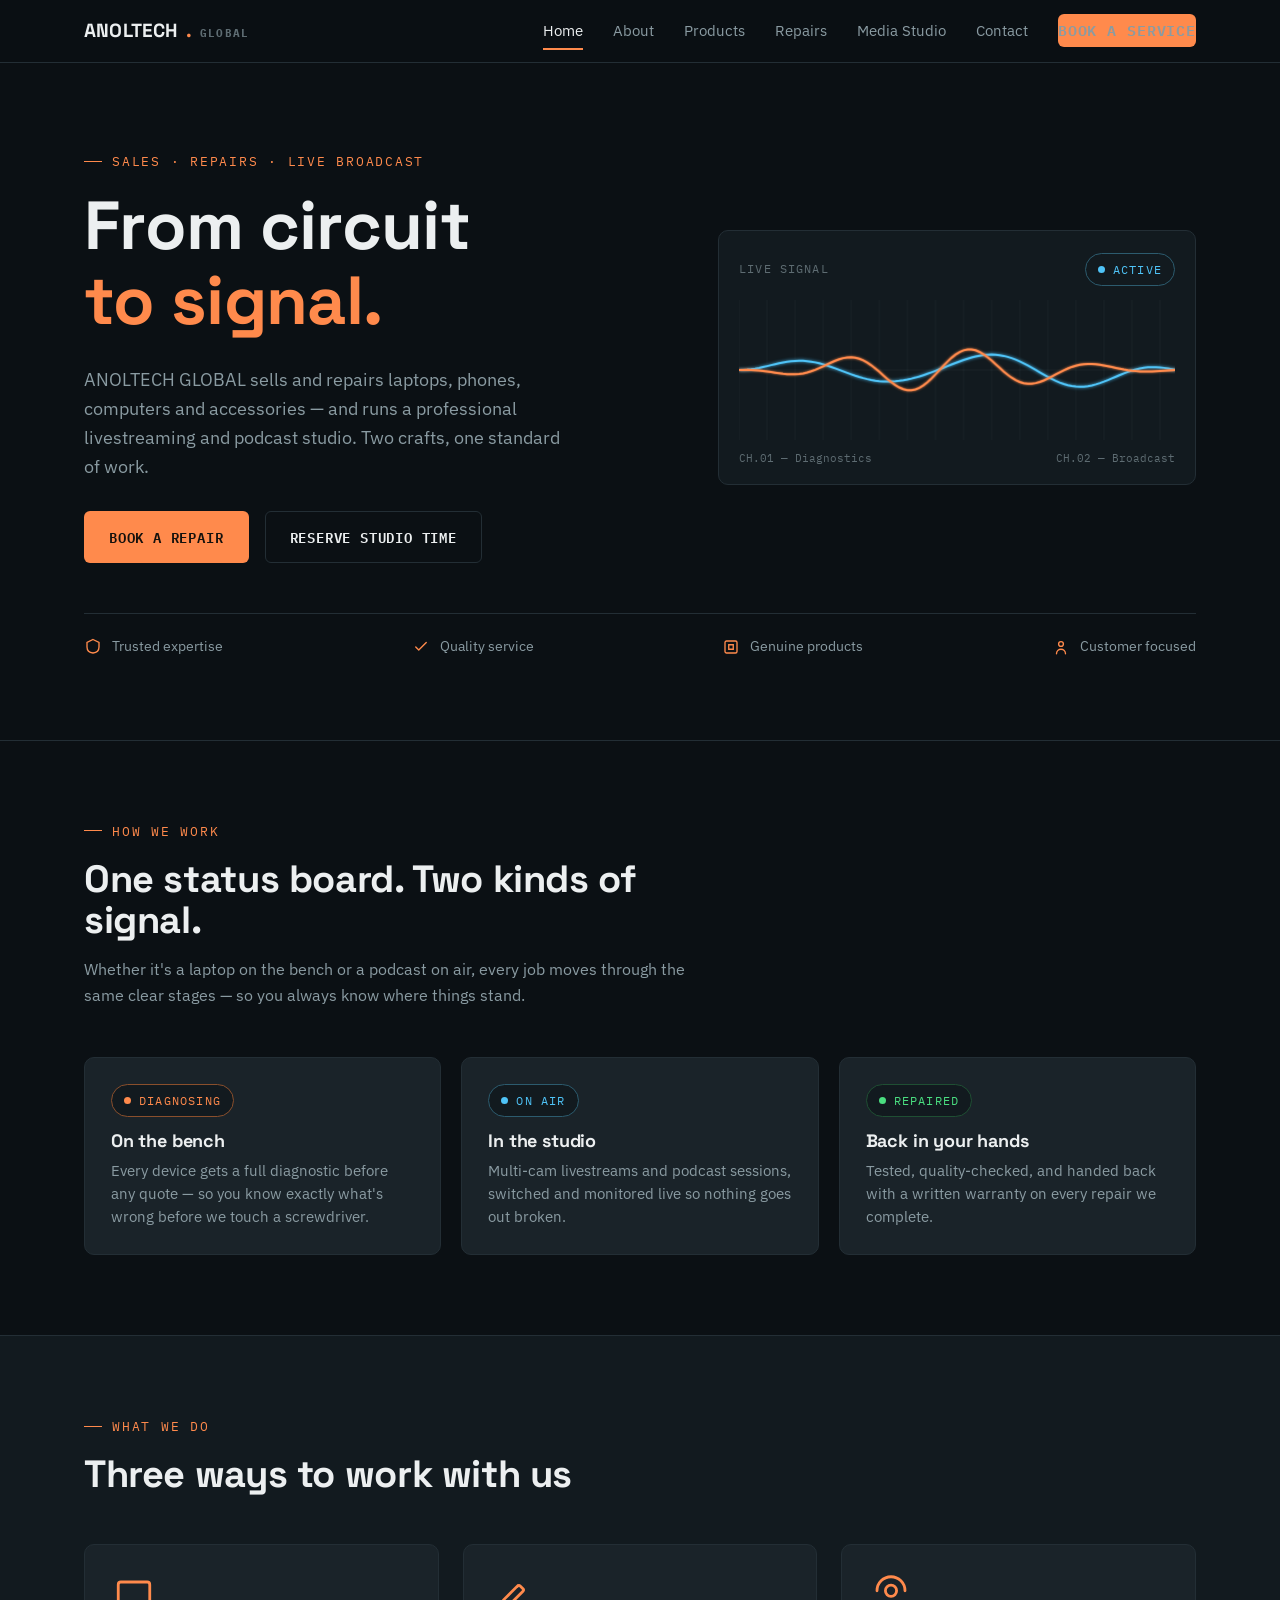
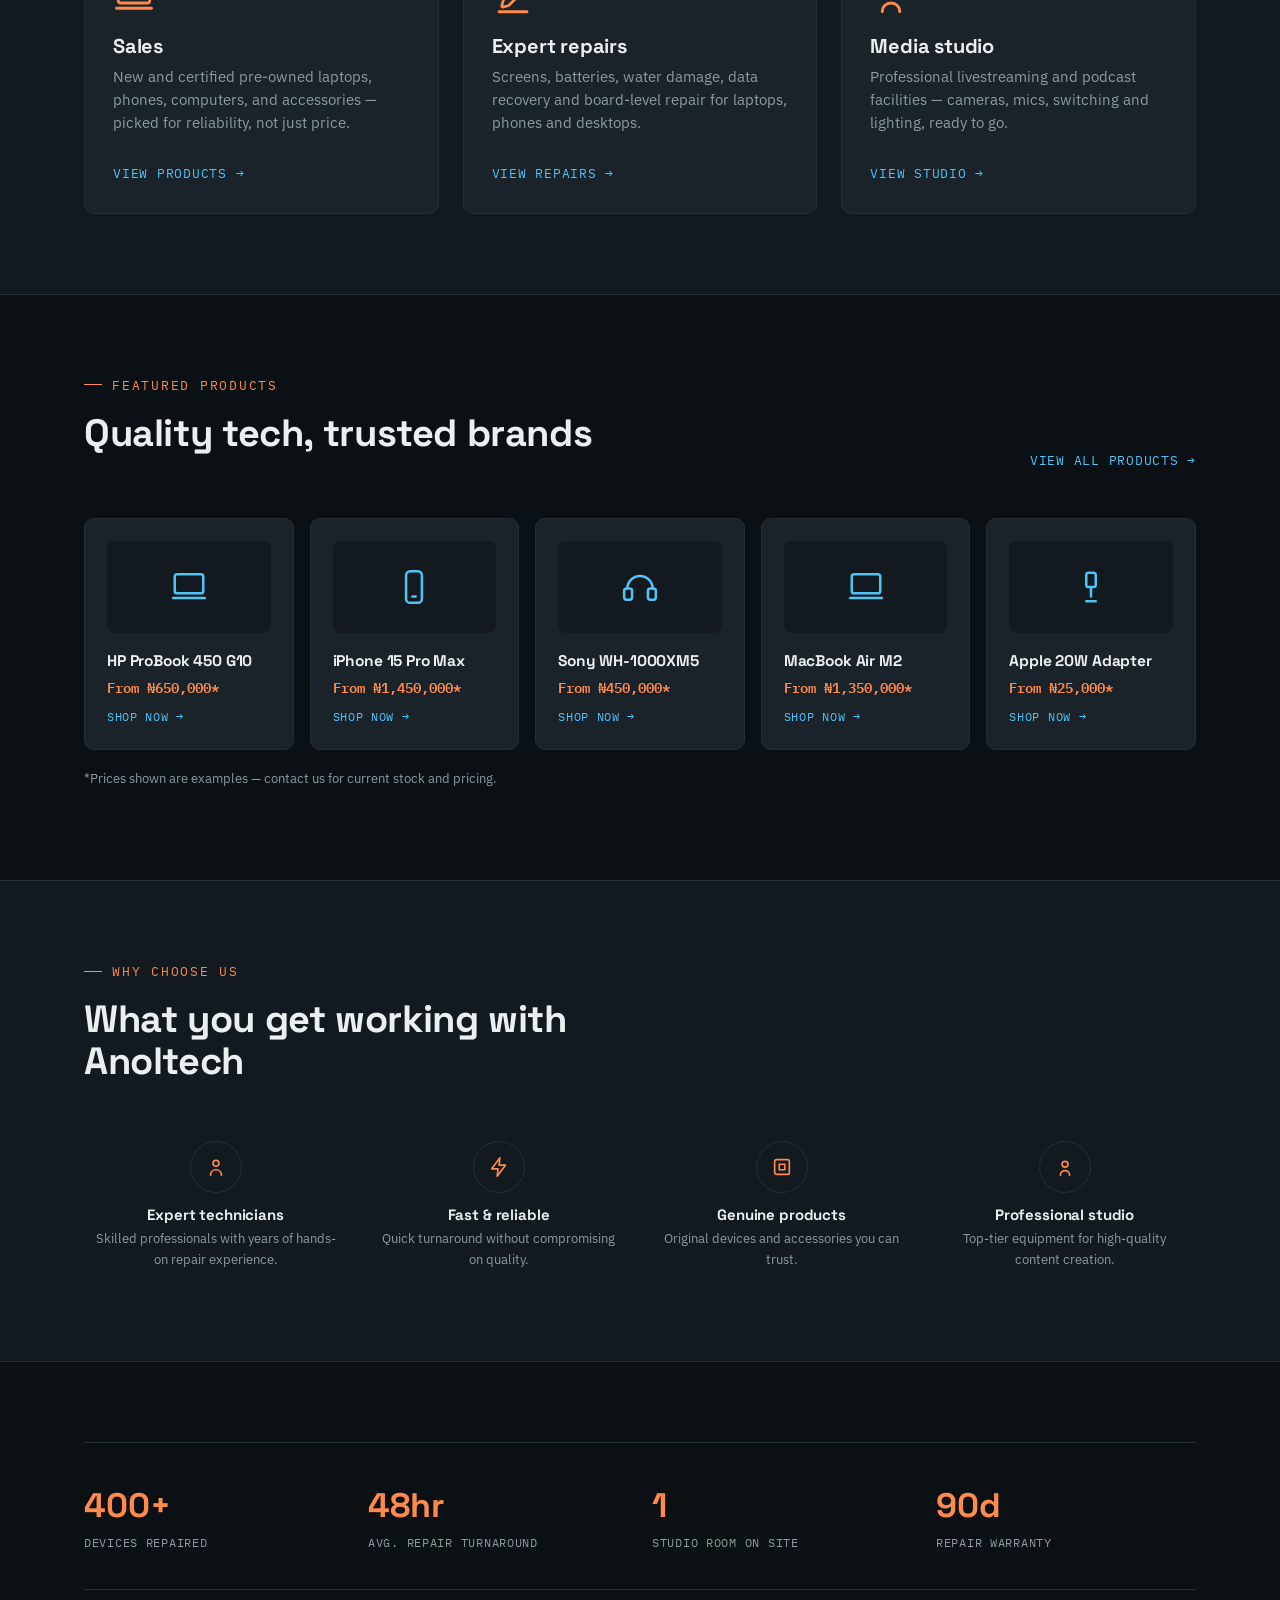
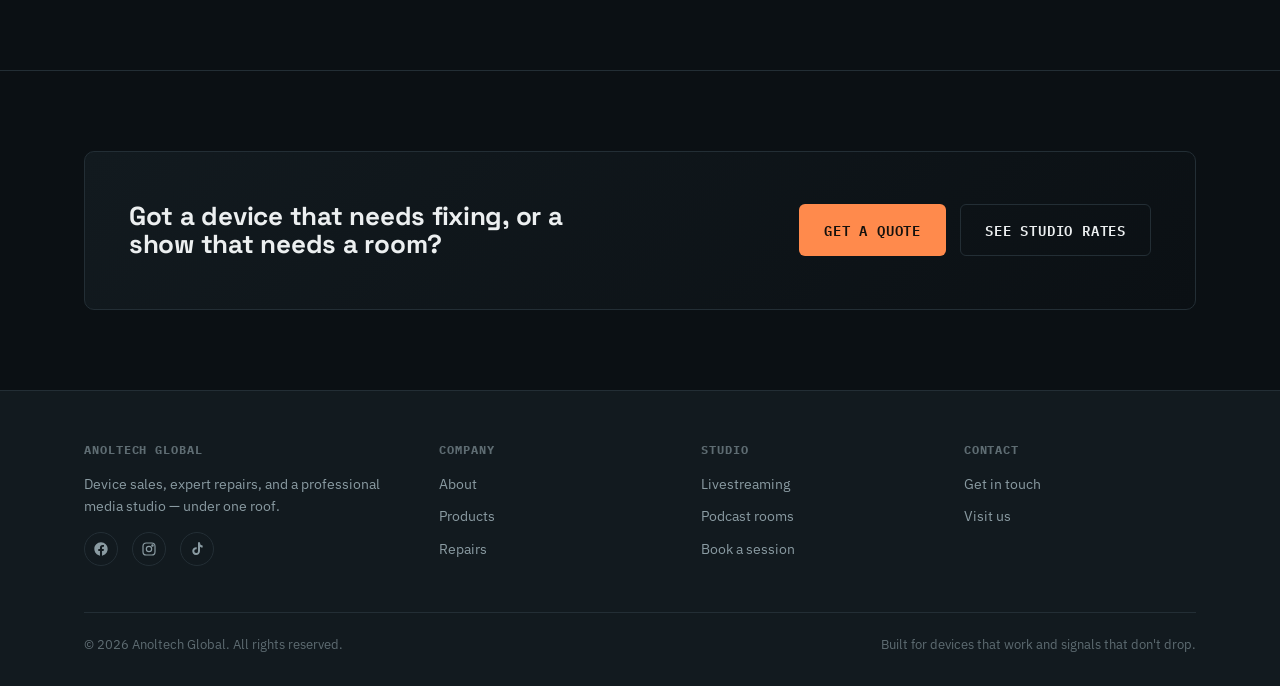
<file: index.html>
<!doctype html>
<html lang="en">
<head>
<meta charset="UTF-8">
<meta name="viewport" content="width=device-width, initial-scale=1.0">
<title>ANOLTECH GLOBAL — Sales, Repairs &amp; Media Studio</title>
<meta name="description" content="ANOLTECH GLOBAL sells and repairs laptops, phones, computers and electronics accessories, and runs a professional livestreaming and podcast studio.">
<meta name="theme-color" content="#0B1014">
<link rel="icon" type="image/svg+xml" href="favicon.svg">
<meta property="og:type" content="website">
<meta property="og:title" content="ANOLTECH GLOBAL — Sales, Repairs & Media Studio">
<meta property="og:description" content="Laptop, phone and computer sales and expert repairs, plus a professional livestreaming and podcast studio — in Owode, Ede, Osun State.">
<meta name="twitter:card" content="summary">
<meta name="twitter:title" content="ANOLTECH GLOBAL — Sales, Repairs & Media Studio">
<meta name="twitter:description" content="Laptop, phone and computer sales and expert repairs, plus a professional livestreaming and podcast studio.">

<link rel="preconnect" href="https://fonts.googleapis.com">
<link href="https://fonts.googleapis.com/css2?family=Space+Grotesk:wght@500;700&family=IBM+Plex+Sans:wght@400;500;600&family=IBM+Plex+Mono:wght@400;500;600&display=swap" rel="stylesheet">
<link rel="stylesheet" href="styles.css">
</head>
<body>

<header class="site-header">
  <nav class="nav wrap">
    <a href="index.html" class="brand">ANOLTECH<span class="dot">.</span><span class="sub">Global</span></a>
    <button class="nav-toggle" aria-label="Toggle menu" aria-expanded="false">☰</button>
    <ul class="nav-links">
      <li><a href="index.html" class="active">Home</a></li>
      <li><a href="about.html">About</a></li>
      <li><a href="products.html">Products</a></li>
      <li><a href="repairs.html">Repairs</a></li>
      <li><a href="studio.html">Media Studio</a></li>
      <li><a href="contact.html">Contact</a></li>
      <li><a href="contact.html" class="nav-cta">Book a service</a></li>
    </ul>
  </nav>
</header>

<main>

  <!-- HERO -->
  <section class="hero">
    <div class="wrap hero-grid">
      <div>
        <div class="eyebrow">Sales · Repairs · Live Broadcast</div>
        <h1>From circuit<br><span class="accent">to signal.</span></h1>
        <p class="hero-sub">ANOLTECH GLOBAL sells and repairs laptops, phones, computers and accessories — and runs a professional livestreaming and podcast studio. Two crafts, one standard of work.</p>
        <div class="hero-ctas">
          <a href="repairs.html" class="btn btn-primary">Book a repair</a>
          <a href="studio.html" class="btn btn-ghost">Reserve studio time</a>
        </div>
      </div>
      <div class="waveform-wrap">
        <div class="waveform-head">
          <span class="waveform-label">Live signal</span>
          <span class="status-chip is-signal"><span class="status-dot"></span>Active</span>
        </div>
        <canvas id="waveform" aria-hidden="true"></canvas>
        <div class="waveform-foot">
          <span>CH.01 — Diagnostics</span>
          <span>CH.02 — Broadcast</span>
        </div>
      </div>
    </div>
    <div class="wrap">
      <div class="trust-strip">
        <div class="trust-item"><svg viewBox="0 0 24 24" fill="none" stroke="currentColor" stroke-width="1.8"><path d="M12 2l8 4v6c0 5-3.5 7.5-8 8-4.5-.5-8-3-8-8V6l8-4z"/></svg>Trusted expertise</div>
        <div class="trust-item"><svg viewBox="0 0 24 24" fill="none" stroke="currentColor" stroke-width="1.8"><path d="M5 12l4 4L19 6" stroke-linecap="round" stroke-linejoin="round"/></svg>Quality service</div>
        <div class="trust-item"><svg viewBox="0 0 24 24" fill="none" stroke="currentColor" stroke-width="1.8"><rect x="4" y="4" width="16" height="16" rx="2"/><path d="M9 9h6v6H9z"/></svg>Genuine products</div>
        <div class="trust-item"><svg viewBox="0 0 24 24" fill="none" stroke="currentColor" stroke-width="1.8"><circle cx="12" cy="8" r="3.2"/><path d="M6 21c0-3.5 2.7-6 6-6s6 2.5 6 6" stroke-linecap="round"/></svg>Customer focused</div>
      </div>
    </div>
  </section>
  <section class="section section-border">
    <div class="wrap">
      <div class="section-head">
        <div class="eyebrow">How we work</div>
        <h2>One status board. Two kinds of signal.</h2>
        <p class="muted">Whether it's a laptop on the bench or a podcast on air, every job moves through the same clear stages — so you always know where things stand.</p>
      </div>
      <div class="status-board">
        <div class="status-card">
          <span class="status-chip is-live"><span class="status-dot"></span>Diagnosing</span>
          <h3>On the bench</h3>
          <p>Every device gets a full diagnostic before any quote — so you know exactly what's wrong before we touch a screwdriver.</p>
        </div>
        <div class="status-card">
          <span class="status-chip is-signal"><span class="status-dot"></span>On Air</span>
          <h3>In the studio</h3>
          <p>Multi-cam livestreams and podcast sessions, switched and monitored live so nothing goes out broken.</p>
        </div>
        <div class="status-card">
          <span class="status-chip is-ok"><span class="status-dot"></span>Repaired</span>
          <h3>Back in your hands</h3>
          <p>Tested, quality-checked, and handed back with a written warranty on every repair we complete.</p>
        </div>
      </div>
    </div>
  </section>

  <!-- PILLARS -->
  <section class="section section-border section-alt">
    <div class="wrap">
      <div class="section-head">
        <div class="eyebrow">What we do</div>
        <h2>Three ways to work with us</h2>
      </div>
      <div class="grid-3">
        <div class="pillar-card">
          <svg class="pillar-icon" viewBox="0 0 24 24" fill="none" stroke="currentColor" stroke-width="1.6"><rect x="3" y="4" width="18" height="12" rx="1.5"/><path d="M2 19h20" stroke-linecap="round"/></svg>
          <h3>Sales</h3>
          <p>New and certified pre-owned laptops, phones, computers, and accessories — picked for reliability, not just price.</p>
          <a href="products.html" class="pillar-link">View products →</a>
        </div>
        <div class="pillar-card">
          <svg class="pillar-icon" viewBox="0 0 24 24" fill="none" stroke="currentColor" stroke-width="1.6"><path d="M14.7 6.3a1 1 0 0 1 1.4 0l1.6 1.6a1 1 0 0 1 0 1.4l-8 8a1 1 0 0 1-.5.27l-3 .75a.5.5 0 0 1-.6-.6l.75-3a1 1 0 0 1 .27-.5l8-8Z"/><path d="M4 21h16" stroke-linecap="round"/></svg>
          <h3>Expert repairs</h3>
          <p>Screens, batteries, water damage, data recovery and board-level repair for laptops, phones and desktops.</p>
          <a href="repairs.html" class="pillar-link">View repairs →</a>
        </div>
        <div class="pillar-card">
          <svg class="pillar-icon" viewBox="0 0 24 24" fill="none" stroke="currentColor" stroke-width="1.6"><circle cx="12" cy="9" r="3.2"/><path d="M7 21c0-3 2.2-5 5-5s5 2 5 5" stroke-linecap="round"/><path d="M4 9a8 8 0 0 1 16 0" stroke-linecap="round"/></svg>
          <h3>Media studio</h3>
          <p>Professional livestreaming and podcast facilities — cameras, mics, switching and lighting, ready to go.</p>
          <a href="studio.html" class="pillar-link">View studio →</a>
        </div>
      </div>
    </div>
  </section>

  <!-- FEATURED PRODUCTS -->
  <section class="section section-border">
    <div class="wrap">
      <div class="section-head" style="display:flex; justify-content:space-between; align-items:flex-end; flex-wrap:wrap; gap:16px; max-width:none;">
        <div>
          <div class="eyebrow">Featured products</div>
          <h2>Quality tech, trusted brands</h2>
        </div>
        <a href="products.html" class="pillar-link">View all products →</a>
      </div>
      <div class="grid-5">
        <div class="product-card">
          <div class="icon-wrap"><svg viewBox="0 0 24 24" fill="none" stroke="currentColor" stroke-width="1.6"><rect x="3" y="4" width="18" height="12" rx="1.5"/><path d="M2 19h20" stroke-linecap="round"/></svg></div>
          <h4>HP ProBook 450 G10</h4>
          <span class="price">From ₦650,000*</span>
          <a href="products.html" class="shop-link">Shop now →</a>
        </div>
        <div class="product-card">
          <div class="icon-wrap"><svg viewBox="0 0 24 24" fill="none" stroke="currentColor" stroke-width="1.6"><rect x="7" y="2" width="10" height="20" rx="2.5"/><path d="M11 18h2" stroke-linecap="round"/></svg></div>
          <h4>iPhone 15 Pro Max</h4>
          <span class="price">From ₦1,450,000*</span>
          <a href="products.html" class="shop-link">Shop now →</a>
        </div>
        <div class="product-card">
          <div class="icon-wrap"><svg viewBox="0 0 24 24" fill="none" stroke="currentColor" stroke-width="1.6"><path d="M4 13a8 8 0 0 1 16 0" stroke-linecap="round"/><rect x="2" y="13" width="5" height="7" rx="1.5"/><rect x="17" y="13" width="5" height="7" rx="1.5"/></svg></div>
          <h4>Sony WH-1000XM5</h4>
          <span class="price">From ₦450,000*</span>
          <a href="products.html" class="shop-link">Shop now →</a>
        </div>
        <div class="product-card">
          <div class="icon-wrap"><svg viewBox="0 0 24 24" fill="none" stroke="currentColor" stroke-width="1.6"><rect x="3" y="4" width="18" height="12" rx="1.5"/><path d="M2 19h20" stroke-linecap="round"/></svg></div>
          <h4>MacBook Air M2</h4>
          <span class="price">From ₦1,350,000*</span>
          <a href="products.html" class="shop-link">Shop now →</a>
        </div>
        <div class="product-card">
          <div class="icon-wrap"><svg viewBox="0 0 24 24" fill="none" stroke="currentColor" stroke-width="1.6"><rect x="9" y="3" width="6" height="9" rx="1.5"/><path d="M12 12v6M9 21h6" stroke-linecap="round"/></svg></div>
          <h4>Apple 20W Adapter</h4>
          <span class="price">From ₦25,000*</span>
          <a href="products.html" class="shop-link">Shop now →</a>
        </div>
      </div>
      <p class="muted" style="font-size:12.5px; margin-top:18px;">*Prices shown are examples — contact us for current stock and pricing.</p>
    </div>
  </section>

  <!-- WHY CHOOSE US -->
  <section class="section section-border section-alt">
    <div class="wrap">
      <div class="section-head">
        <div class="eyebrow">Why choose us</div>
        <h2>What you get working with Anoltech</h2>
      </div>
      <div class="why-grid">
        <div class="why-item">
          <div class="circle"><svg viewBox="0 0 24 24" fill="none" stroke="currentColor" stroke-width="1.8"><circle cx="12" cy="8" r="3.2"/><path d="M6 21c0-3.5 2.7-6 6-6s6 2.5 6 6" stroke-linecap="round"/></svg></div>
          <h4>Expert technicians</h4>
          <p>Skilled professionals with years of hands-on repair experience.</p>
        </div>
        <div class="why-item">
          <div class="circle"><svg viewBox="0 0 24 24" fill="none" stroke="currentColor" stroke-width="1.8"><path d="M13 2 4 14h7l-1 8 9-12h-7l1-8z" stroke-linejoin="round"/></svg></div>
          <h4>Fast &amp; reliable</h4>
          <p>Quick turnaround without compromising on quality.</p>
        </div>
        <div class="why-item">
          <div class="circle"><svg viewBox="0 0 24 24" fill="none" stroke="currentColor" stroke-width="1.8"><rect x="4" y="4" width="16" height="16" rx="2"/><path d="M9 9h6v6H9z"/></svg></div>
          <h4>Genuine products</h4>
          <p>Original devices and accessories you can trust.</p>
        </div>
        <div class="why-item">
          <div class="circle"><svg viewBox="0 0 24 24" fill="none" stroke="currentColor" stroke-width="1.8"><circle cx="12" cy="9" r="3.2"/><path d="M7 21c0-3 2.2-5 5-5s5 2 5 5" stroke-linecap="round"/></svg></div>
          <h4>Professional studio</h4>
          <p>Top-tier equipment for high-quality content creation.</p>
        </div>
      </div>
    </div>
  </section>

  <!-- STATS -->
  <section class="section section-border">
    <div class="wrap">
      <div class="stat-row">
        <div class="stat"><div class="num">400+</div><div class="label">Devices repaired</div></div>
        <div class="stat"><div class="num">48hr</div><div class="label">Avg. repair turnaround</div></div>
        <div class="stat"><div class="num">1</div><div class="label">Studio room on site</div></div>
        <div class="stat"><div class="num">90d</div><div class="label">Repair warranty</div></div>
      </div>
    </div>
  </section>

  <!-- CTA BAND -->
  <section class="section">
    <div class="wrap">
      <div class="band">
        <h3>Got a device that needs fixing, or a show that needs a room?</h3>
        <div class="ctas">
          <a href="contact.html" class="btn btn-primary">Get a quote</a>
          <a href="studio.html" class="btn btn-ghost">See studio rates</a>
        </div>
      </div>
    </div>
  </section>

</main>

<footer class="site-footer">
  <div class="wrap">
    <div class="footer-grid">
      <div class="footer-col">
        <h5>Anoltech Global</h5>
        <p>Device sales, expert repairs, and a professional media studio — under one roof.</p>
        <div class="footer-social">
          <a href="#" aria-label="Facebook"><svg viewBox="0 0 24 24" fill="currentColor"><path d="M22 12.06C22 6.5 17.52 2 12 2S2 6.5 2 12.06c0 5 3.66 9.15 8.44 9.94v-7.03H7.9v-2.91h2.54V9.84c0-2.5 1.49-3.89 3.78-3.89 1.1 0 2.24.2 2.24.2v2.46h-1.26c-1.24 0-1.63.78-1.63 1.57v1.88h2.78l-.45 2.91h-2.33V22c4.78-.79 8.44-4.94 8.44-9.94Z"/></svg></a>
          <a href="#" aria-label="Instagram"><svg viewBox="0 0 24 24" fill="none" stroke="currentColor" stroke-width="1.8"><rect x="3" y="3" width="18" height="18" rx="5"/><circle cx="12" cy="12" r="4"/><circle cx="17.2" cy="6.8" r="1"/></svg></a>
          <a href="#" aria-label="TikTok"><svg viewBox="0 0 24 24" fill="currentColor"><path d="M16.5 2h-3v13.2a2.8 2.8 0 1 1-2-2.68v-3.1a5.8 5.8 0 1 0 5 5.74V8.6a6.7 6.7 0 0 0 4 1.3V6.8a3.7 3.7 0 0 1-4-3.7z"/></svg></a>
        </div>
      </div>
      <div class="footer-col">
        <h5>Company</h5>
        <a href="about.html">About</a>
        <a href="products.html">Products</a>
        <a href="repairs.html">Repairs</a>
      </div>
      <div class="footer-col">
        <h5>Studio</h5>
        <a href="studio.html">Livestreaming</a>
        <a href="studio.html">Podcast rooms</a>
        <a href="contact.html">Book a session</a>
      </div>
      <div class="footer-col">
        <h5>Contact</h5>
        <a href="contact.html">Get in touch</a>
        <a href="contact.html">Visit us</a>
      </div>
    </div>
    <div class="footer-bottom">
      <span>© <span class="js-year"></span> Anoltech Global. All rights reserved.</span>
      <span>Built for devices that work and signals that don't drop.</span>
    </div>
  </div>
</footer>

<script src="script.js"></script>
</body>
</html>
</file>
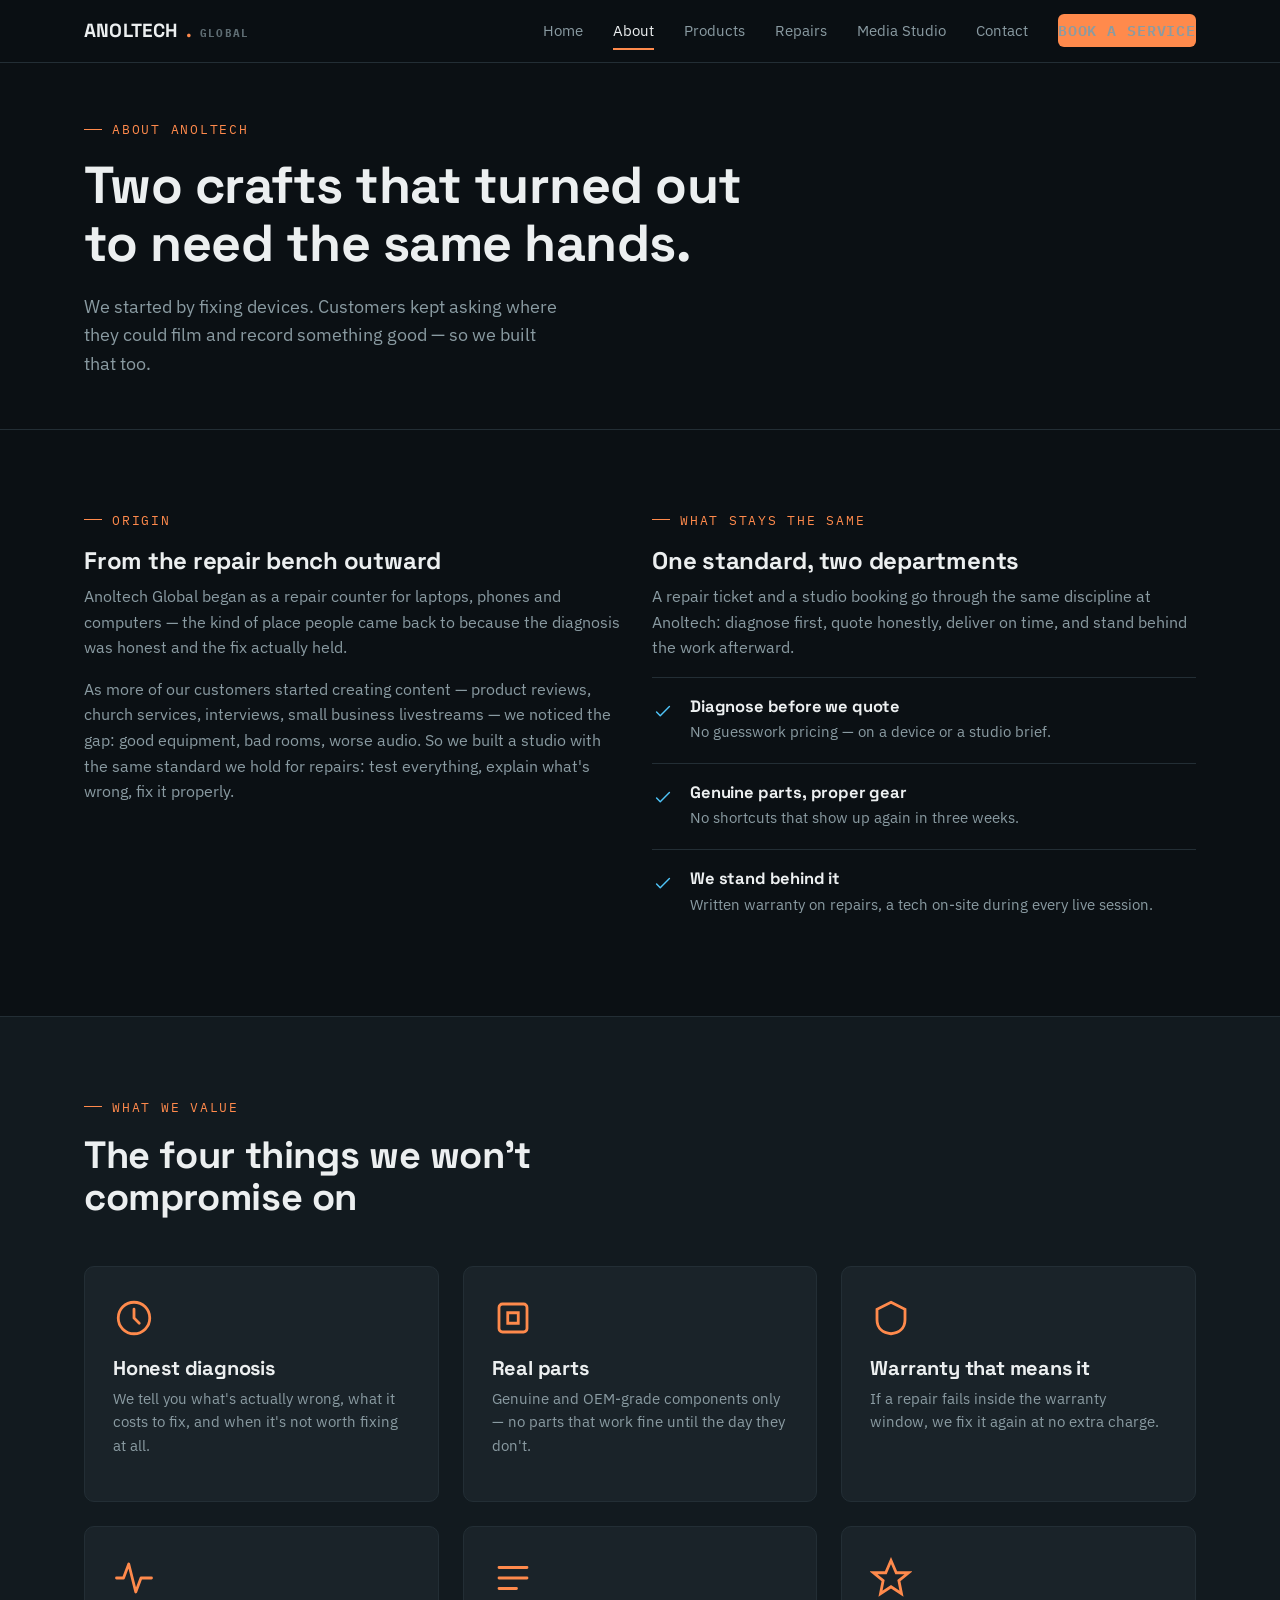
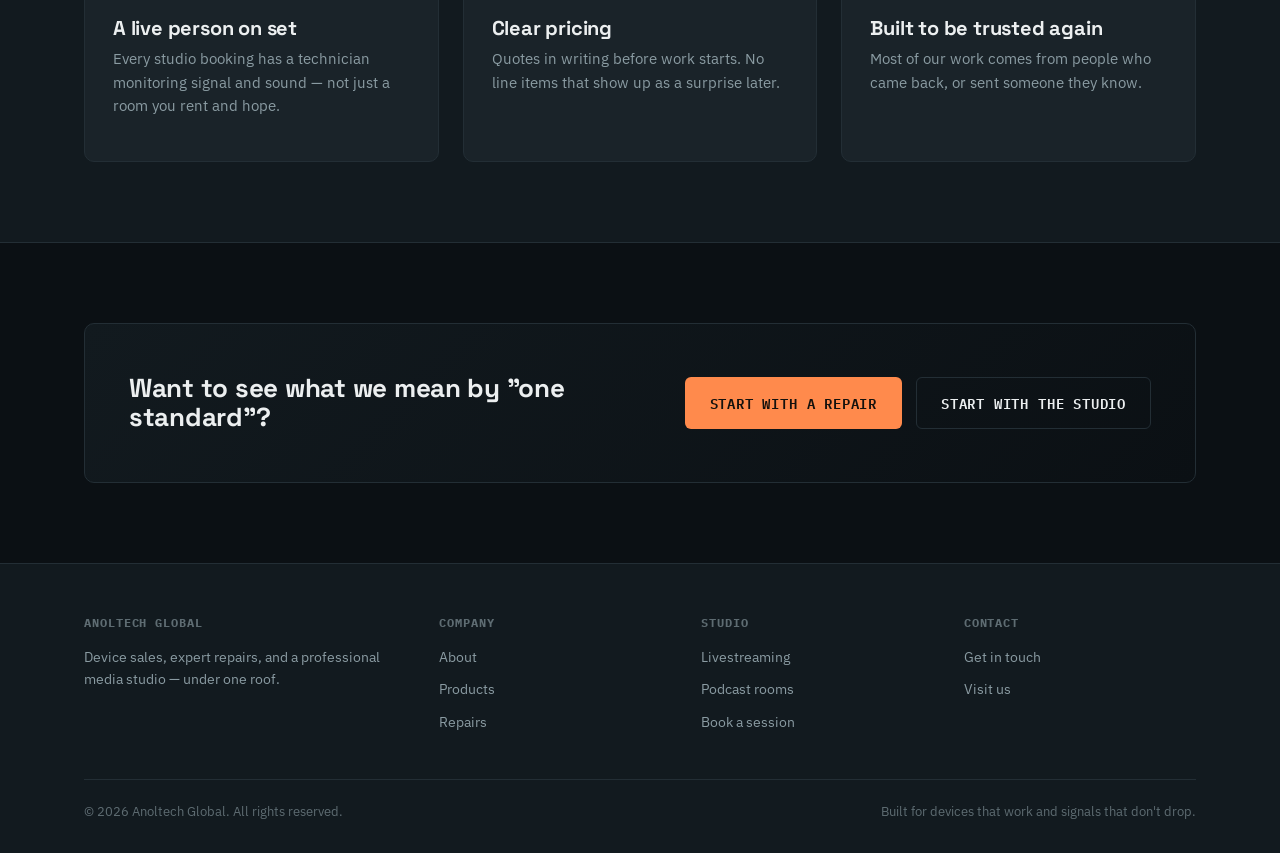
<file: about.html>
<!doctype html>
<html lang="en">
<head>
<meta charset="UTF-8">
<meta name="viewport" content="width=device-width, initial-scale=1.0">
<title>About — ANOLTECH GLOBAL</title>
<meta name="description" content="ANOLTECH GLOBAL — the story behind a device repair shop and media studio under one roof.">
<meta name="theme-color" content="#0B1014">
<link rel="icon" type="image/svg+xml" href="favicon.svg">
<meta property="og:type" content="website">
<meta property="og:title" content="About — ANOLTECH GLOBAL">
<meta property="og:description" content="The story behind a device repair shop and media studio under one roof in Owode, Ede, Osun State.">
<meta name="twitter:card" content="summary">
<meta name="twitter:title" content="About — ANOLTECH GLOBAL">
<meta name="twitter:description" content="The story behind a device repair shop and media studio under one roof.">

<link rel="preconnect" href="https://fonts.googleapis.com">
<link href="https://fonts.googleapis.com/css2?family=Space+Grotesk:wght@500;700&family=IBM+Plex+Sans:wght@400;500;600&family=IBM+Plex+Mono:wght@400;500;600&display=swap" rel="stylesheet">
<link rel="stylesheet" href="styles.css">
</head>
<body>

<header class="site-header">
  <nav class="nav wrap">
    <a href="index.html" class="brand">ANOLTECH<span class="dot">.</span><span class="sub">Global</span></a>
    <button class="nav-toggle" aria-label="Toggle menu" aria-expanded="false">☰</button>
    <ul class="nav-links">
      <li><a href="index.html">Home</a></li>
      <li><a href="about.html" class="active">About</a></li>
      <li><a href="products.html">Products</a></li>
      <li><a href="repairs.html">Repairs</a></li>
      <li><a href="studio.html">Media Studio</a></li>
      <li><a href="contact.html">Contact</a></li>
      <li><a href="contact.html" class="nav-cta">Book a service</a></li>
    </ul>
  </nav>
</header>

<main>

  <section class="page-hero">
    <div class="wrap">
      <div class="eyebrow">About Anoltech</div>
      <h1>Two crafts that turned out<br>to need the same hands.</h1>
      <p class="hero-sub muted">We started by fixing devices. Customers kept asking where they could film and record something good — so we built that too.</p>
    </div>
  </section>

  <section class="section section-border">
    <div class="wrap grid-2">
      <div>
        <div class="eyebrow">Origin</div>
        <h2>From the repair bench outward</h2>
        <p class="muted">Anoltech Global began as a repair counter for laptops, phones and computers — the kind of place people came back to because the diagnosis was honest and the fix actually held.</p>
        <p class="muted">As more of our customers started creating content — product reviews, church services, interviews, small business livestreams — we noticed the gap: good equipment, bad rooms, worse audio. So we built a studio with the same standard we hold for repairs: test everything, explain what's wrong, fix it properly.</p>
      </div>
      <div>
        <div class="eyebrow">What stays the same</div>
        <h2>One standard, two departments</h2>
        <p class="muted">A repair ticket and a studio booking go through the same discipline at Anoltech: diagnose first, quote honestly, deliver on time, and stand behind the work afterward.</p>
        <div class="feature-row">
          <svg class="feature-icon" viewBox="0 0 24 24" fill="none" stroke="currentColor" stroke-width="1.6"><path d="M5 12l4 4L19 6" stroke-linecap="round" stroke-linejoin="round"/></svg>
          <div><h4>Diagnose before we quote</h4><p>No guesswork pricing — on a device or a studio brief.</p></div>
        </div>
        <div class="feature-row">
          <svg class="feature-icon" viewBox="0 0 24 24" fill="none" stroke="currentColor" stroke-width="1.6"><path d="M5 12l4 4L19 6" stroke-linecap="round" stroke-linejoin="round"/></svg>
          <div><h4>Genuine parts, proper gear</h4><p>No shortcuts that show up again in three weeks.</p></div>
        </div>
        <div class="feature-row">
          <svg class="feature-icon" viewBox="0 0 24 24" fill="none" stroke="currentColor" stroke-width="1.6"><path d="M5 12l4 4L19 6" stroke-linecap="round" stroke-linejoin="round"/></svg>
          <div><h4>We stand behind it</h4><p>Written warranty on repairs, a tech on-site during every live session.</p></div>
        </div>
      </div>
    </div>
  </section>

  <section class="section section-border section-alt">
    <div class="wrap">
      <div class="section-head">
        <div class="eyebrow">What we value</div>
        <h2>The four things we won't compromise on</h2>
      </div>
      <div class="grid-3">
        <div class="pillar-card">
          <svg class="pillar-icon" viewBox="0 0 24 24" fill="none" stroke="currentColor" stroke-width="1.6"><circle cx="12" cy="12" r="9"/><path d="M12 7v5l3 3" stroke-linecap="round"/></svg>
          <h3>Honest diagnosis</h3>
          <p>We tell you what's actually wrong, what it costs to fix, and when it's not worth fixing at all.</p>
        </div>
        <div class="pillar-card">
          <svg class="pillar-icon" viewBox="0 0 24 24" fill="none" stroke="currentColor" stroke-width="1.6"><rect x="4" y="4" width="16" height="16" rx="2"/><path d="M9 9h6v6H9z"/></svg>
          <h3>Real parts</h3>
          <p>Genuine and OEM-grade components only — no parts that work fine until the day they don't.</p>
        </div>
        <div class="pillar-card">
          <svg class="pillar-icon" viewBox="0 0 24 24" fill="none" stroke="currentColor" stroke-width="1.6"><path d="M12 3l8 4v6c0 5-3.5 7.5-8 8-4.5-.5-8-3-8-8V7l8-4z"/></svg>
          <h3>Warranty that means it</h3>
          <p>If a repair fails inside the warranty window, we fix it again at no extra charge.</p>
        </div>
        <div class="pillar-card">
          <svg class="pillar-icon" viewBox="0 0 24 24" fill="none" stroke="currentColor" stroke-width="1.6"><path d="M2 12h4l3-8 4 16 3-8h6" stroke-linecap="round" stroke-linejoin="round"/></svg>
          <h3>A live person on set</h3>
          <p>Every studio booking has a technician monitoring signal and sound — not just a room you rent and hope.</p>
        </div>
        <div class="pillar-card">
          <svg class="pillar-icon" viewBox="0 0 24 24" fill="none" stroke="currentColor" stroke-width="1.6"><path d="M4 6h16M4 12h16M4 18h10" stroke-linecap="round"/></svg>
          <h3>Clear pricing</h3>
          <p>Quotes in writing before work starts. No line items that show up as a surprise later.</p>
        </div>
        <div class="pillar-card">
          <svg class="pillar-icon" viewBox="0 0 24 24" fill="none" stroke="currentColor" stroke-width="1.6"><path d="M12 2l3 7h7l-5.5 4.5L18 21l-6-4-6 4 1.5-7.5L2 9h7z"/></svg>
          <h3>Built to be trusted again</h3>
          <p>Most of our work comes from people who came back, or sent someone they know.</p>
        </div>
      </div>
    </div>
  </section>

  <section class="section">
    <div class="wrap">
      <div class="band">
        <h3>Want to see what we mean by "one standard"?</h3>
        <div class="ctas">
          <a href="repairs.html" class="btn btn-primary">Start with a repair</a>
          <a href="studio.html" class="btn btn-ghost">Start with the studio</a>
        </div>
      </div>
    </div>
  </section>

</main>

<footer class="site-footer">
  <div class="wrap">
    <div class="footer-grid">
      <div class="footer-col">
        <h5>Anoltech Global</h5>
        <p>Device sales, expert repairs, and a professional media studio — under one roof.</p>
      </div>
      <div class="footer-col">
        <h5>Company</h5>
        <a href="about.html">About</a>
        <a href="products.html">Products</a>
        <a href="repairs.html">Repairs</a>
      </div>
      <div class="footer-col">
        <h5>Studio</h5>
        <a href="studio.html">Livestreaming</a>
        <a href="studio.html">Podcast rooms</a>
        <a href="contact.html">Book a session</a>
      </div>
      <div class="footer-col">
        <h5>Contact</h5>
        <a href="contact.html">Get in touch</a>
        <a href="contact.html">Visit us</a>
      </div>
    </div>
    <div class="footer-bottom">
      <span>© <span class="js-year"></span> Anoltech Global. All rights reserved.</span>
      <span>Built for devices that work and signals that don't drop.</span>
    </div>
  </div>
</footer>

<script src="script.js"></script>
</body>
</html>
</file>
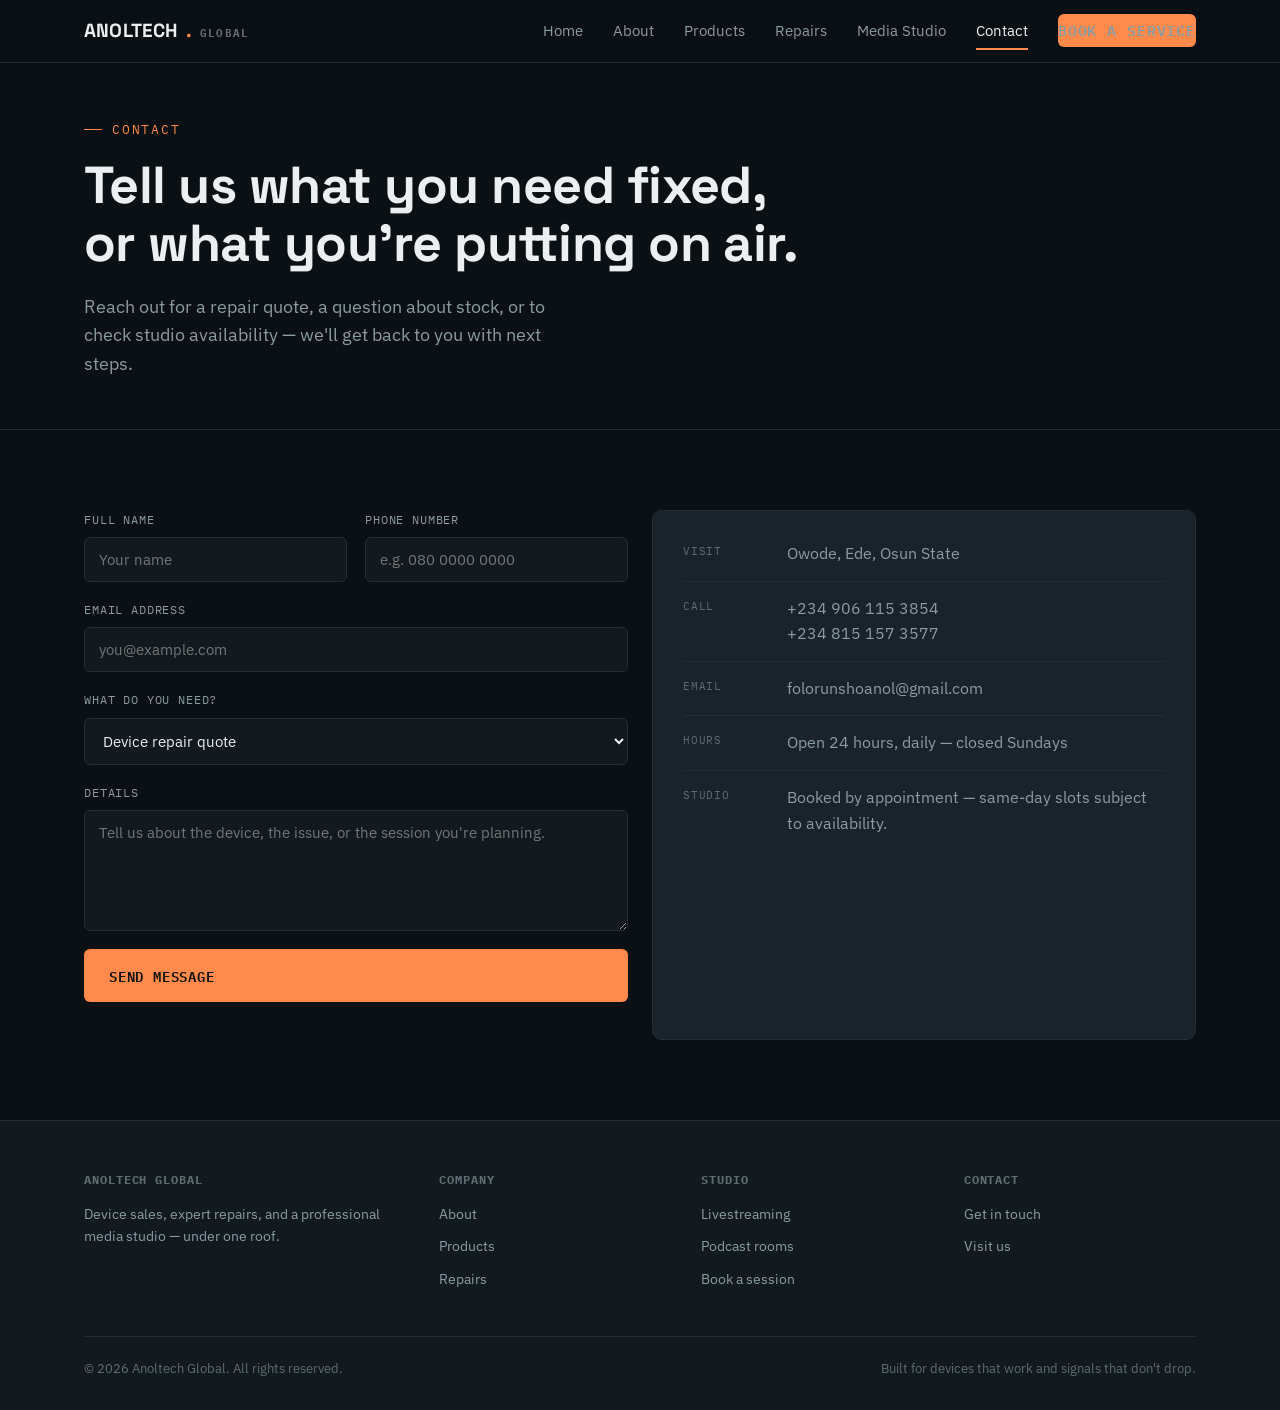
<file: contact.html>
<!doctype html>
<html lang="en">
<head>
<meta charset="UTF-8">
<meta name="viewport" content="width=device-width, initial-scale=1.0">
<title>Contact — ANOLTECH GLOBAL</title>
<meta name="description" content="Get in touch with ANOLTECH GLOBAL for device repairs, sales, or to book the media studio.">
<meta name="theme-color" content="#0B1014">
<link rel="icon" type="image/svg+xml" href="favicon.svg">
<meta property="og:type" content="website">
<meta property="og:title" content="Contact — ANOLTECH GLOBAL">
<meta property="og:description" content="Reach ANOLTECH GLOBAL in Owode, Ede, Osun State for device repairs, sales, or to book the media studio.">
<meta name="twitter:card" content="summary">
<meta name="twitter:title" content="Contact — ANOLTECH GLOBAL">
<meta name="twitter:description" content="Get in touch for device repairs, sales, or to book the media studio.">

<link rel="preconnect" href="https://fonts.googleapis.com">
<link href="https://fonts.googleapis.com/css2?family=Space+Grotesk:wght@500;700&family=IBM+Plex+Sans:wght@400;500;600&family=IBM+Plex+Mono:wght@400;500;600&display=swap" rel="stylesheet">
<link rel="stylesheet" href="styles.css">
</head>
<body>

<header class="site-header">
  <nav class="nav wrap">
    <a href="index.html" class="brand">ANOLTECH<span class="dot">.</span><span class="sub">Global</span></a>
    <button class="nav-toggle" aria-label="Toggle menu" aria-expanded="false">☰</button>
    <ul class="nav-links">
      <li><a href="index.html">Home</a></li>
      <li><a href="about.html">About</a></li>
      <li><a href="products.html">Products</a></li>
      <li><a href="repairs.html">Repairs</a></li>
      <li><a href="studio.html">Media Studio</a></li>
      <li><a href="contact.html" class="active">Contact</a></li>
      <li><a href="contact.html" class="nav-cta">Book a service</a></li>
    </ul>
  </nav>
</header>

<main>

  <section class="page-hero">
    <div class="wrap">
      <div class="eyebrow">Contact</div>
      <h1>Tell us what you need fixed,<br>or what you're putting on air.</h1>
      <p class="hero-sub muted">Reach out for a repair quote, a question about stock, or to check studio availability — we'll get back to you with next steps.</p>
    </div>
  </section>

  <section class="section">
    <div class="wrap grid-2">

      <form class="form-grid" id="contact-form" action="https://formspree.io/f/xrewzgja" method="POST">
        <input type="hidden" name="_subject" value="New enquiry from Anoltech Global website">
        <input type="text" name="_gotcha" style="display:none" tabindex="-1" autocomplete="off">

        <div class="form-field">
          <label for="name">Full name</label>
          <input id="name" name="name" type="text" placeholder="Your name" required>
        </div>
        <div class="form-field">
          <label for="phone">Phone number</label>
          <input id="phone" name="phone" type="tel" placeholder="e.g. 080 0000 0000" required>
        </div>
        <div class="form-field full">
          <label for="email">Email address</label>
          <input id="email" name="email" type="email" placeholder="you@example.com" required>
        </div>
        <div class="form-field full">
          <label for="reason">What do you need?</label>
          <select id="reason" name="reason">
            <option>Device repair quote</option>
            <option>Buy a device or accessory</option>
            <option>Book the media studio</option>
            <option>Something else</option>
          </select>
        </div>
        <div class="form-field full">
          <label for="message">Details</label>
          <textarea id="message" name="message" rows="5" placeholder="Tell us about the device, the issue, or the session you're planning." required></textarea>
        </div>
        <div class="form-field full">
          <button type="submit" class="btn btn-primary">Send message</button>
          <p class="form-status muted" id="form-status" style="margin-top:14px;"></p>
        </div>
      </form>

      <div class="contact-info-card">
        <div class="row">
          <span class="k">Visit</span>
          <span class="muted">Owode, Ede, Osun State</span>
        </div>
        <div class="row">
          <span class="k">Call</span>
          <span class="muted">+234 906 115 3854<br>+234 815 157 3577</span>
        </div>
        <div class="row">
          <span class="k">Email</span>
          <span class="muted">folorunshoanol@gmail.com</span>
        </div>
        <div class="row">
          <span class="k">Hours</span>
          <span class="muted">Open 24 hours, daily — closed Sundays</span>
        </div>
        <div class="row">
          <span class="k">Studio</span>
          <span class="muted">Booked by appointment — same-day slots subject to availability.</span>
        </div>
      </div>

    </div>
  </section>

</main>

<footer class="site-footer">
  <div class="wrap">
    <div class="footer-grid">
      <div class="footer-col">
        <h5>Anoltech Global</h5>
        <p>Device sales, expert repairs, and a professional media studio — under one roof.</p>
      </div>
      <div class="footer-col">
        <h5>Company</h5>
        <a href="about.html">About</a>
        <a href="products.html">Products</a>
        <a href="repairs.html">Repairs</a>
      </div>
      <div class="footer-col">
        <h5>Studio</h5>
        <a href="studio.html">Livestreaming</a>
        <a href="studio.html">Podcast rooms</a>
        <a href="contact.html">Book a session</a>
      </div>
      <div class="footer-col">
        <h5>Contact</h5>
        <a href="contact.html">Get in touch</a>
        <a href="contact.html">Visit us</a>
      </div>
    </div>
    <div class="footer-bottom">
      <span>© <span class="js-year"></span> Anoltech Global. All rights reserved.</span>
      <span>Built for devices that work and signals that don't drop.</span>
    </div>
  </div>
</footer>

<script src="script.js"></script>
</body>
</html>
</file>
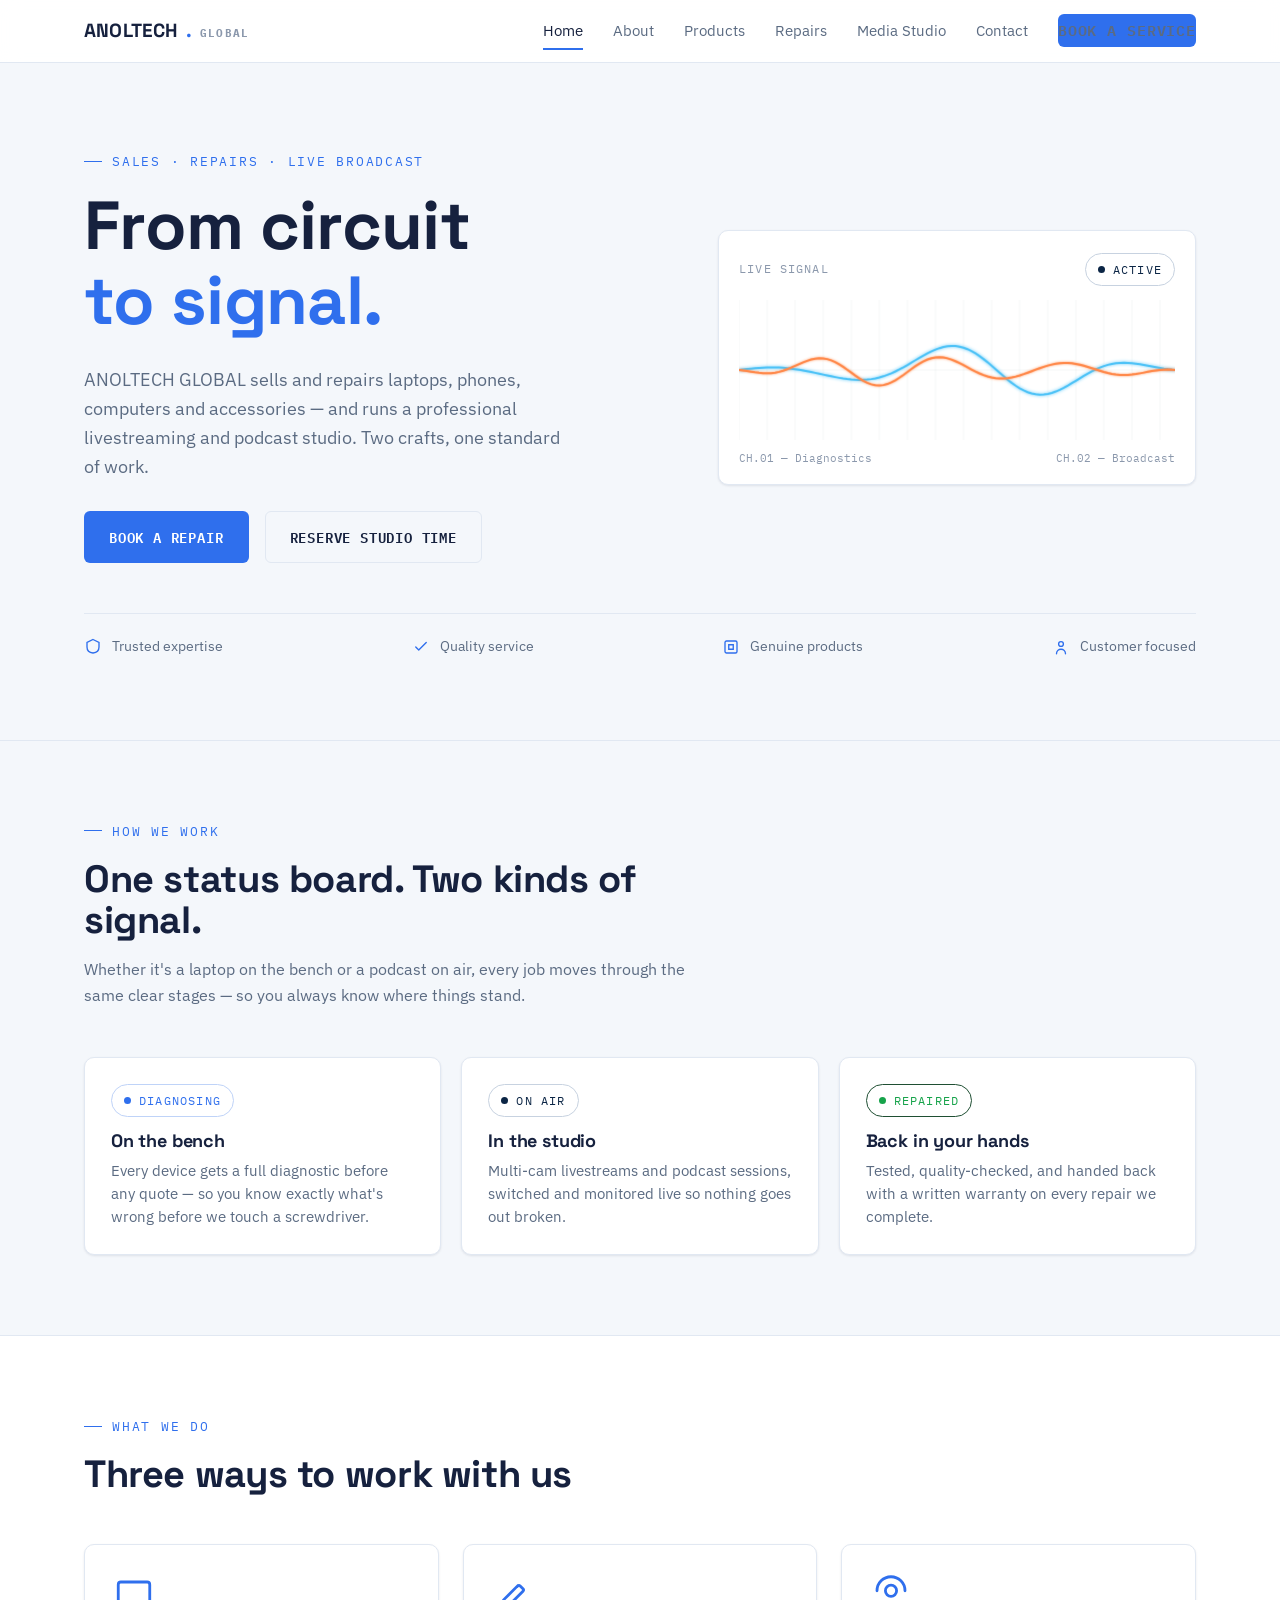
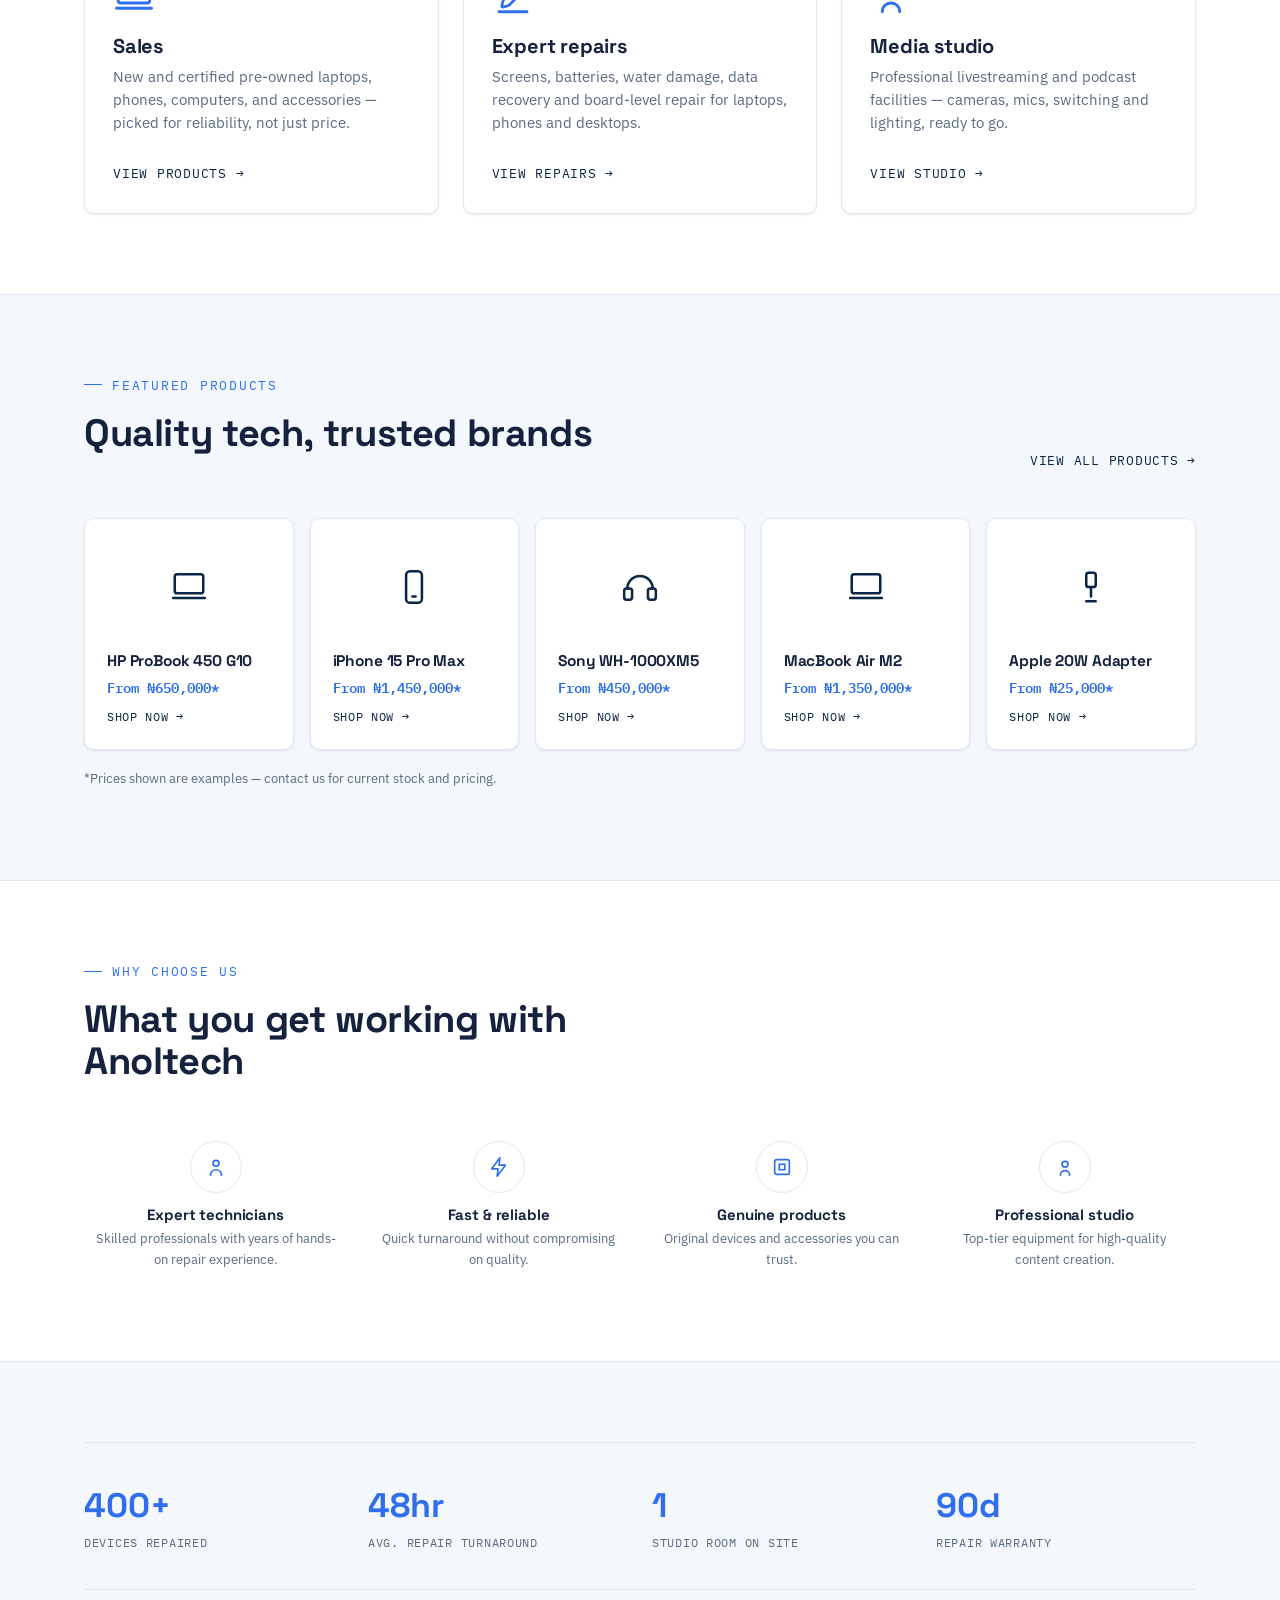
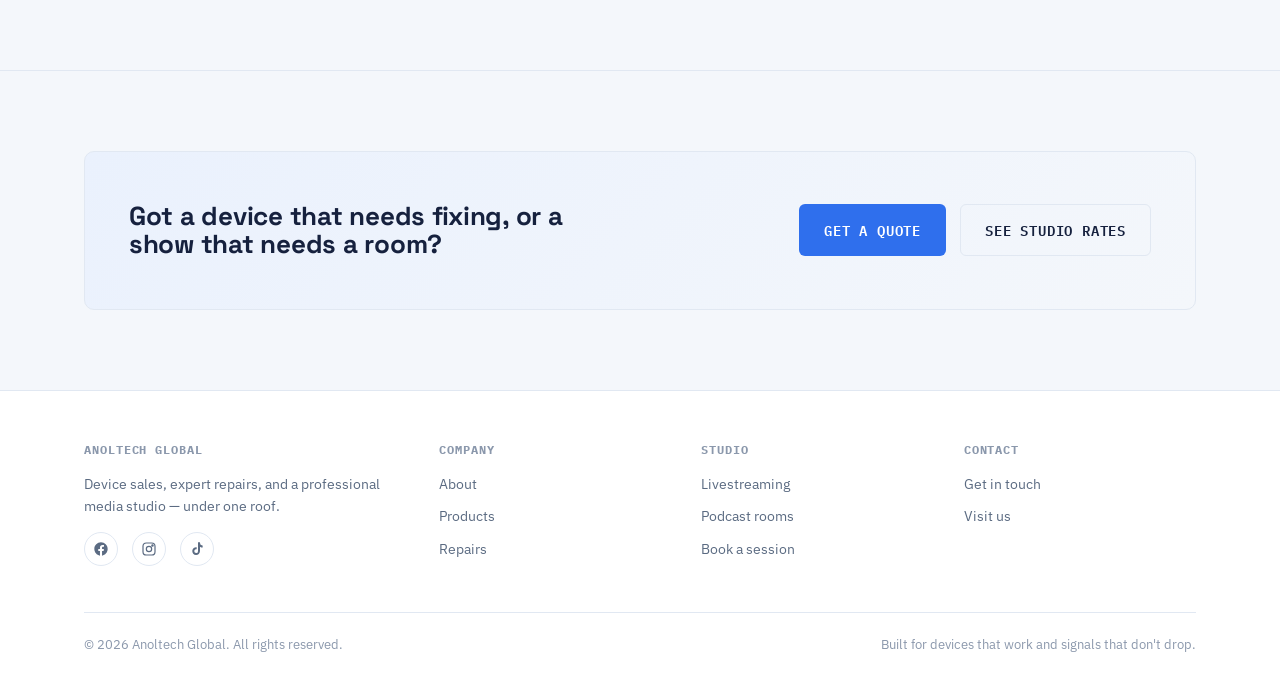
<file: index-blue.html>
<!doctype html>
<html lang="en">
<head>
<meta charset="UTF-8">
<meta name="viewport" content="width=device-width, initial-scale=1.0">
<title>ANOLTECH GLOBAL — Sales, Repairs &amp; Media Studio (Blue Theme Preview)</title>
<meta name="description" content="ANOLTECH GLOBAL sells and repairs laptops, phones, computers and electronics accessories, and runs a professional livestreaming and podcast studio.">
<meta name="theme-color" content="#0B1014">
<link rel="icon" type="image/svg+xml" href="favicon.svg">
<meta property="og:type" content="website">
<meta property="og:title" content="ANOLTECH GLOBAL — Sales, Repairs & Media Studio">
<meta property="og:description" content="Laptop, phone and computer sales and expert repairs, plus a professional livestreaming and podcast studio — in Owode, Ede, Osun State.">
<meta name="twitter:card" content="summary">
<meta name="twitter:title" content="ANOLTECH GLOBAL — Sales, Repairs & Media Studio">
<meta name="twitter:description" content="Laptop, phone and computer sales and expert repairs, plus a professional livestreaming and podcast studio.">

<link rel="preconnect" href="https://fonts.googleapis.com">
<link href="https://fonts.googleapis.com/css2?family=Space+Grotesk:wght@500;700&family=IBM+Plex+Sans:wght@400;500;600&family=IBM+Plex+Mono:wght@400;500;600&display=swap" rel="stylesheet">
<link rel="stylesheet" href="styles-blue.css">
</head>
<body>

<header class="site-header">
  <nav class="nav wrap">
    <a href="index.html" class="brand">ANOLTECH<span class="dot">.</span><span class="sub">Global</span></a>
    <button class="nav-toggle" aria-label="Toggle menu" aria-expanded="false">☰</button>
    <ul class="nav-links">
      <li><a href="index.html" class="active">Home</a></li>
      <li><a href="about.html">About</a></li>
      <li><a href="products.html">Products</a></li>
      <li><a href="repairs.html">Repairs</a></li>
      <li><a href="studio.html">Media Studio</a></li>
      <li><a href="contact.html">Contact</a></li>
      <li><a href="contact.html" class="nav-cta">Book a service</a></li>
    </ul>
  </nav>
</header>

<main>

  <!-- HERO -->
  <section class="hero">
    <div class="wrap hero-grid">
      <div>
        <div class="eyebrow">Sales · Repairs · Live Broadcast</div>
        <h1>From circuit<br><span class="accent">to signal.</span></h1>
        <p class="hero-sub">ANOLTECH GLOBAL sells and repairs laptops, phones, computers and accessories — and runs a professional livestreaming and podcast studio. Two crafts, one standard of work.</p>
        <div class="hero-ctas">
          <a href="repairs.html" class="btn btn-primary">Book a repair</a>
          <a href="studio.html" class="btn btn-ghost">Reserve studio time</a>
        </div>
      </div>
      <div class="waveform-wrap">
        <div class="waveform-head">
          <span class="waveform-label">Live signal</span>
          <span class="status-chip is-signal"><span class="status-dot"></span>Active</span>
        </div>
        <canvas id="waveform" aria-hidden="true"></canvas>
        <div class="waveform-foot">
          <span>CH.01 — Diagnostics</span>
          <span>CH.02 — Broadcast</span>
        </div>
      </div>
    </div>
    <div class="wrap">
      <div class="trust-strip">
        <div class="trust-item"><svg viewBox="0 0 24 24" fill="none" stroke="currentColor" stroke-width="1.8"><path d="M12 2l8 4v6c0 5-3.5 7.5-8 8-4.5-.5-8-3-8-8V6l8-4z"/></svg>Trusted expertise</div>
        <div class="trust-item"><svg viewBox="0 0 24 24" fill="none" stroke="currentColor" stroke-width="1.8"><path d="M5 12l4 4L19 6" stroke-linecap="round" stroke-linejoin="round"/></svg>Quality service</div>
        <div class="trust-item"><svg viewBox="0 0 24 24" fill="none" stroke="currentColor" stroke-width="1.8"><rect x="4" y="4" width="16" height="16" rx="2"/><path d="M9 9h6v6H9z"/></svg>Genuine products</div>
        <div class="trust-item"><svg viewBox="0 0 24 24" fill="none" stroke="currentColor" stroke-width="1.8"><circle cx="12" cy="8" r="3.2"/><path d="M6 21c0-3.5 2.7-6 6-6s6 2.5 6 6" stroke-linecap="round"/></svg>Customer focused</div>
      </div>
    </div>
  </section>
  <section class="section section-border">
    <div class="wrap">
      <div class="section-head">
        <div class="eyebrow">How we work</div>
        <h2>One status board. Two kinds of signal.</h2>
        <p class="muted">Whether it's a laptop on the bench or a podcast on air, every job moves through the same clear stages — so you always know where things stand.</p>
      </div>
      <div class="status-board">
        <div class="status-card">
          <span class="status-chip is-live"><span class="status-dot"></span>Diagnosing</span>
          <h3>On the bench</h3>
          <p>Every device gets a full diagnostic before any quote — so you know exactly what's wrong before we touch a screwdriver.</p>
        </div>
        <div class="status-card">
          <span class="status-chip is-signal"><span class="status-dot"></span>On Air</span>
          <h3>In the studio</h3>
          <p>Multi-cam livestreams and podcast sessions, switched and monitored live so nothing goes out broken.</p>
        </div>
        <div class="status-card">
          <span class="status-chip is-ok"><span class="status-dot"></span>Repaired</span>
          <h3>Back in your hands</h3>
          <p>Tested, quality-checked, and handed back with a written warranty on every repair we complete.</p>
        </div>
      </div>
    </div>
  </section>

  <!-- PILLARS -->
  <section class="section section-border section-alt">
    <div class="wrap">
      <div class="section-head">
        <div class="eyebrow">What we do</div>
        <h2>Three ways to work with us</h2>
      </div>
      <div class="grid-3">
        <div class="pillar-card">
          <svg class="pillar-icon" viewBox="0 0 24 24" fill="none" stroke="currentColor" stroke-width="1.6"><rect x="3" y="4" width="18" height="12" rx="1.5"/><path d="M2 19h20" stroke-linecap="round"/></svg>
          <h3>Sales</h3>
          <p>New and certified pre-owned laptops, phones, computers, and accessories — picked for reliability, not just price.</p>
          <a href="products.html" class="pillar-link">View products →</a>
        </div>
        <div class="pillar-card">
          <svg class="pillar-icon" viewBox="0 0 24 24" fill="none" stroke="currentColor" stroke-width="1.6"><path d="M14.7 6.3a1 1 0 0 1 1.4 0l1.6 1.6a1 1 0 0 1 0 1.4l-8 8a1 1 0 0 1-.5.27l-3 .75a.5.5 0 0 1-.6-.6l.75-3a1 1 0 0 1 .27-.5l8-8Z"/><path d="M4 21h16" stroke-linecap="round"/></svg>
          <h3>Expert repairs</h3>
          <p>Screens, batteries, water damage, data recovery and board-level repair for laptops, phones and desktops.</p>
          <a href="repairs.html" class="pillar-link">View repairs →</a>
        </div>
        <div class="pillar-card">
          <svg class="pillar-icon" viewBox="0 0 24 24" fill="none" stroke="currentColor" stroke-width="1.6"><circle cx="12" cy="9" r="3.2"/><path d="M7 21c0-3 2.2-5 5-5s5 2 5 5" stroke-linecap="round"/><path d="M4 9a8 8 0 0 1 16 0" stroke-linecap="round"/></svg>
          <h3>Media studio</h3>
          <p>Professional livestreaming and podcast facilities — cameras, mics, switching and lighting, ready to go.</p>
          <a href="studio.html" class="pillar-link">View studio →</a>
        </div>
      </div>
    </div>
  </section>

  <!-- FEATURED PRODUCTS -->
  <section class="section section-border">
    <div class="wrap">
      <div class="section-head" style="display:flex; justify-content:space-between; align-items:flex-end; flex-wrap:wrap; gap:16px; max-width:none;">
        <div>
          <div class="eyebrow">Featured products</div>
          <h2>Quality tech, trusted brands</h2>
        </div>
        <a href="products.html" class="pillar-link">View all products →</a>
      </div>
      <div class="grid-5">
        <div class="product-card">
          <div class="icon-wrap"><svg viewBox="0 0 24 24" fill="none" stroke="currentColor" stroke-width="1.6"><rect x="3" y="4" width="18" height="12" rx="1.5"/><path d="M2 19h20" stroke-linecap="round"/></svg></div>
          <h4>HP ProBook 450 G10</h4>
          <span class="price">From ₦650,000*</span>
          <a href="products.html" class="shop-link">Shop now →</a>
        </div>
        <div class="product-card">
          <div class="icon-wrap"><svg viewBox="0 0 24 24" fill="none" stroke="currentColor" stroke-width="1.6"><rect x="7" y="2" width="10" height="20" rx="2.5"/><path d="M11 18h2" stroke-linecap="round"/></svg></div>
          <h4>iPhone 15 Pro Max</h4>
          <span class="price">From ₦1,450,000*</span>
          <a href="products.html" class="shop-link">Shop now →</a>
        </div>
        <div class="product-card">
          <div class="icon-wrap"><svg viewBox="0 0 24 24" fill="none" stroke="currentColor" stroke-width="1.6"><path d="M4 13a8 8 0 0 1 16 0" stroke-linecap="round"/><rect x="2" y="13" width="5" height="7" rx="1.5"/><rect x="17" y="13" width="5" height="7" rx="1.5"/></svg></div>
          <h4>Sony WH-1000XM5</h4>
          <span class="price">From ₦450,000*</span>
          <a href="products.html" class="shop-link">Shop now →</a>
        </div>
        <div class="product-card">
          <div class="icon-wrap"><svg viewBox="0 0 24 24" fill="none" stroke="currentColor" stroke-width="1.6"><rect x="3" y="4" width="18" height="12" rx="1.5"/><path d="M2 19h20" stroke-linecap="round"/></svg></div>
          <h4>MacBook Air M2</h4>
          <span class="price">From ₦1,350,000*</span>
          <a href="products.html" class="shop-link">Shop now →</a>
        </div>
        <div class="product-card">
          <div class="icon-wrap"><svg viewBox="0 0 24 24" fill="none" stroke="currentColor" stroke-width="1.6"><rect x="9" y="3" width="6" height="9" rx="1.5"/><path d="M12 12v6M9 21h6" stroke-linecap="round"/></svg></div>
          <h4>Apple 20W Adapter</h4>
          <span class="price">From ₦25,000*</span>
          <a href="products.html" class="shop-link">Shop now →</a>
        </div>
      </div>
      <p class="muted" style="font-size:12.5px; margin-top:18px;">*Prices shown are examples — contact us for current stock and pricing.</p>
    </div>
  </section>

  <!-- WHY CHOOSE US -->
  <section class="section section-border section-alt">
    <div class="wrap">
      <div class="section-head">
        <div class="eyebrow">Why choose us</div>
        <h2>What you get working with Anoltech</h2>
      </div>
      <div class="why-grid">
        <div class="why-item">
          <div class="circle"><svg viewBox="0 0 24 24" fill="none" stroke="currentColor" stroke-width="1.8"><circle cx="12" cy="8" r="3.2"/><path d="M6 21c0-3.5 2.7-6 6-6s6 2.5 6 6" stroke-linecap="round"/></svg></div>
          <h4>Expert technicians</h4>
          <p>Skilled professionals with years of hands-on repair experience.</p>
        </div>
        <div class="why-item">
          <div class="circle"><svg viewBox="0 0 24 24" fill="none" stroke="currentColor" stroke-width="1.8"><path d="M13 2 4 14h7l-1 8 9-12h-7l1-8z" stroke-linejoin="round"/></svg></div>
          <h4>Fast &amp; reliable</h4>
          <p>Quick turnaround without compromising on quality.</p>
        </div>
        <div class="why-item">
          <div class="circle"><svg viewBox="0 0 24 24" fill="none" stroke="currentColor" stroke-width="1.8"><rect x="4" y="4" width="16" height="16" rx="2"/><path d="M9 9h6v6H9z"/></svg></div>
          <h4>Genuine products</h4>
          <p>Original devices and accessories you can trust.</p>
        </div>
        <div class="why-item">
          <div class="circle"><svg viewBox="0 0 24 24" fill="none" stroke="currentColor" stroke-width="1.8"><circle cx="12" cy="9" r="3.2"/><path d="M7 21c0-3 2.2-5 5-5s5 2 5 5" stroke-linecap="round"/></svg></div>
          <h4>Professional studio</h4>
          <p>Top-tier equipment for high-quality content creation.</p>
        </div>
      </div>
    </div>
  </section>

  <!-- STATS -->
  <section class="section section-border">
    <div class="wrap">
      <div class="stat-row">
        <div class="stat"><div class="num">400+</div><div class="label">Devices repaired</div></div>
        <div class="stat"><div class="num">48hr</div><div class="label">Avg. repair turnaround</div></div>
        <div class="stat"><div class="num">1</div><div class="label">Studio room on site</div></div>
        <div class="stat"><div class="num">90d</div><div class="label">Repair warranty</div></div>
      </div>
    </div>
  </section>

  <!-- CTA BAND -->
  <section class="section">
    <div class="wrap">
      <div class="band">
        <h3>Got a device that needs fixing, or a show that needs a room?</h3>
        <div class="ctas">
          <a href="contact.html" class="btn btn-primary">Get a quote</a>
          <a href="studio.html" class="btn btn-ghost">See studio rates</a>
        </div>
      </div>
    </div>
  </section>

</main>

<footer class="site-footer">
  <div class="wrap">
    <div class="footer-grid">
      <div class="footer-col">
        <h5>Anoltech Global</h5>
        <p>Device sales, expert repairs, and a professional media studio — under one roof.</p>
        <div class="footer-social">
          <a href="#" aria-label="Facebook"><svg viewBox="0 0 24 24" fill="currentColor"><path d="M22 12.06C22 6.5 17.52 2 12 2S2 6.5 2 12.06c0 5 3.66 9.15 8.44 9.94v-7.03H7.9v-2.91h2.54V9.84c0-2.5 1.49-3.89 3.78-3.89 1.1 0 2.24.2 2.24.2v2.46h-1.26c-1.24 0-1.63.78-1.63 1.57v1.88h2.78l-.45 2.91h-2.33V22c4.78-.79 8.44-4.94 8.44-9.94Z"/></svg></a>
          <a href="#" aria-label="Instagram"><svg viewBox="0 0 24 24" fill="none" stroke="currentColor" stroke-width="1.8"><rect x="3" y="3" width="18" height="18" rx="5"/><circle cx="12" cy="12" r="4"/><circle cx="17.2" cy="6.8" r="1"/></svg></a>
          <a href="#" aria-label="TikTok"><svg viewBox="0 0 24 24" fill="currentColor"><path d="M16.5 2h-3v13.2a2.8 2.8 0 1 1-2-2.68v-3.1a5.8 5.8 0 1 0 5 5.74V8.6a6.7 6.7 0 0 0 4 1.3V6.8a3.7 3.7 0 0 1-4-3.7z"/></svg></a>
        </div>
      </div>
      <div class="footer-col">
        <h5>Company</h5>
        <a href="about.html">About</a>
        <a href="products.html">Products</a>
        <a href="repairs.html">Repairs</a>
      </div>
      <div class="footer-col">
        <h5>Studio</h5>
        <a href="studio.html">Livestreaming</a>
        <a href="studio.html">Podcast rooms</a>
        <a href="contact.html">Book a session</a>
      </div>
      <div class="footer-col">
        <h5>Contact</h5>
        <a href="contact.html">Get in touch</a>
        <a href="contact.html">Visit us</a>
      </div>
    </div>
    <div class="footer-bottom">
      <span>© <span class="js-year"></span> Anoltech Global. All rights reserved.</span>
      <span>Built for devices that work and signals that don't drop.</span>
    </div>
  </div>
</footer>

<script src="script.js"></script>
</body>
</html>
</file>
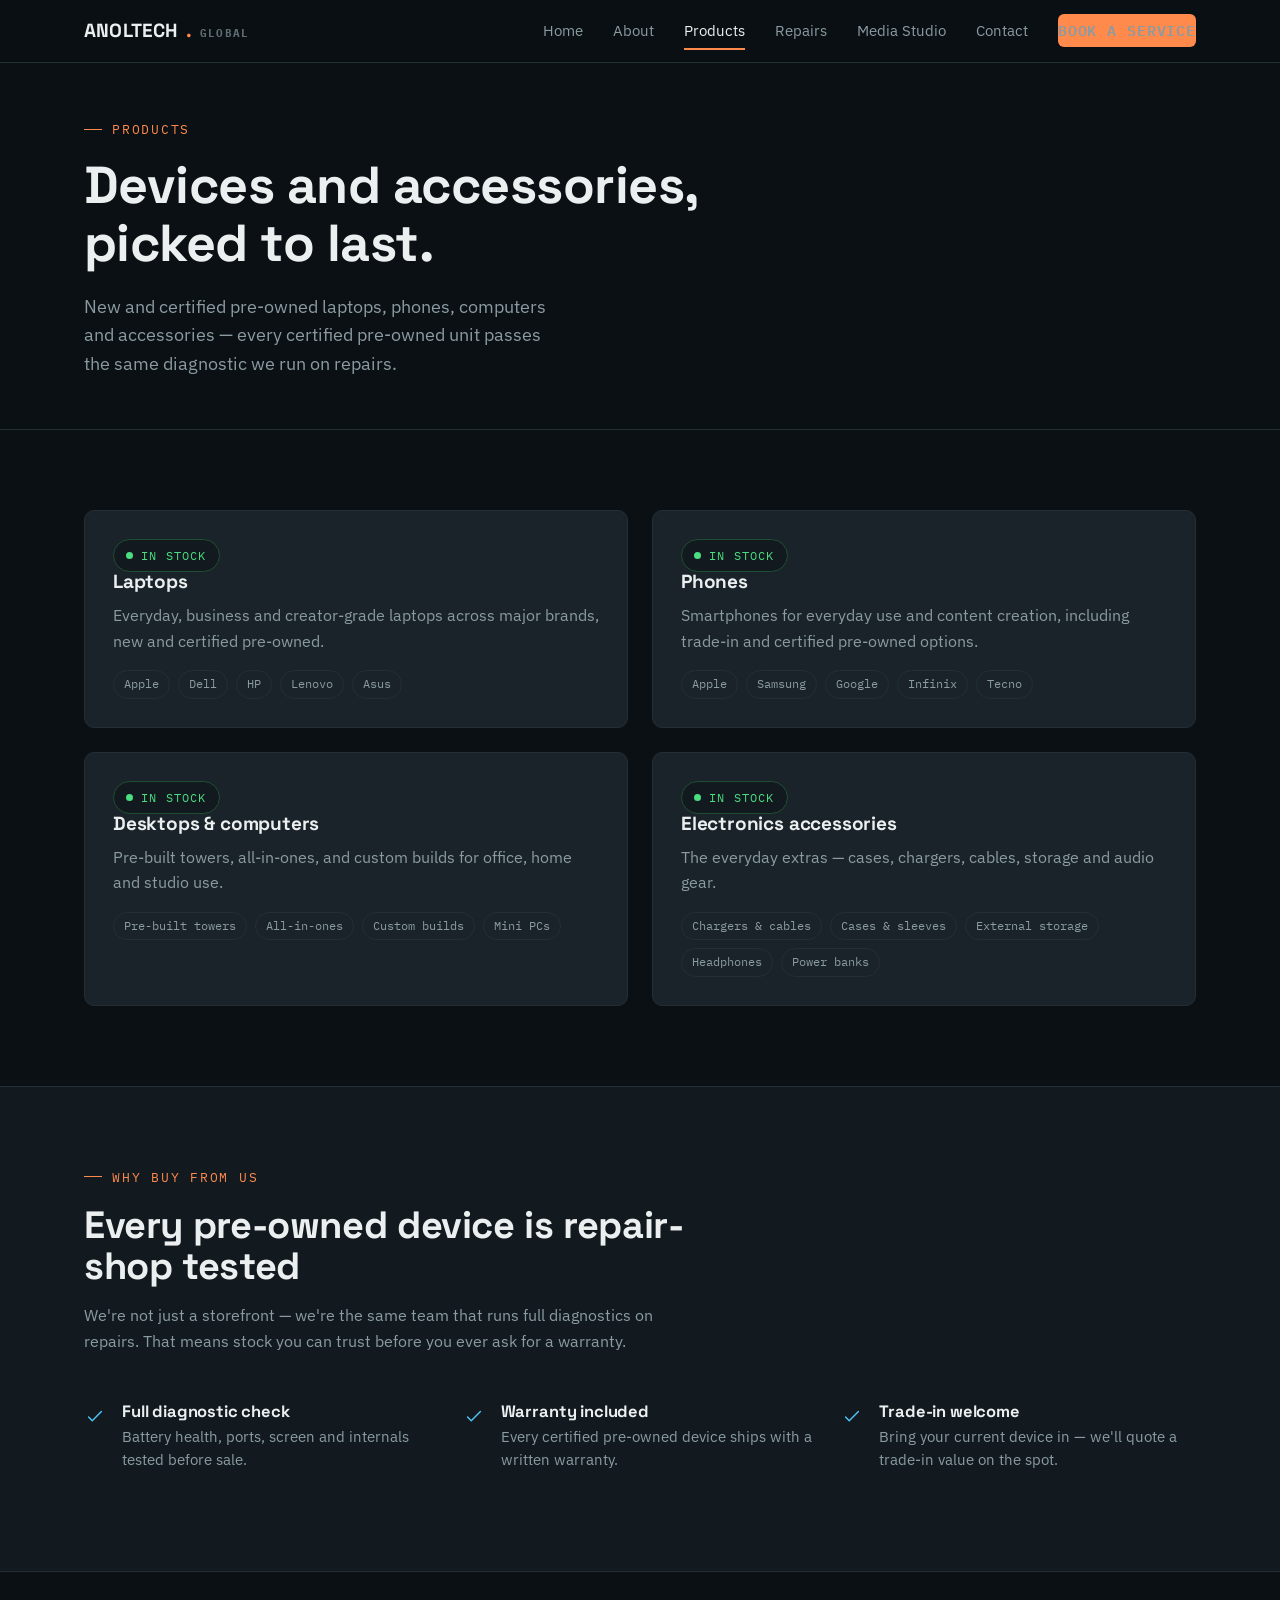
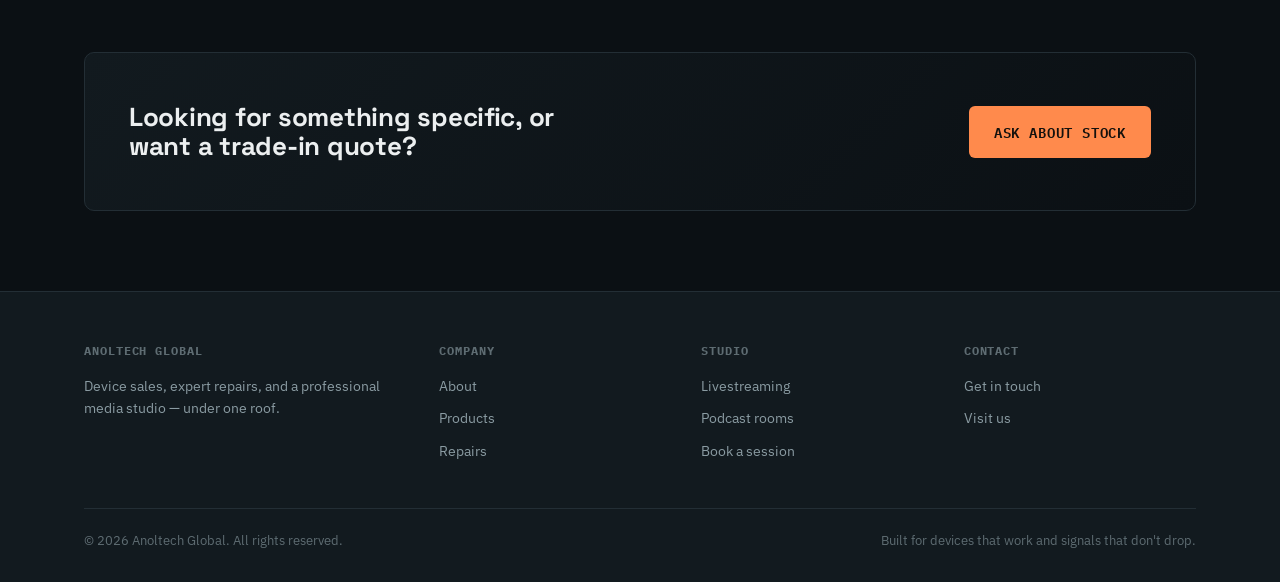
<file: products.html>
<!doctype html>
<html lang="en">
<head>
<meta charset="UTF-8">
<meta name="viewport" content="width=device-width, initial-scale=1.0">
<title>Products — ANOLTECH GLOBAL</title>
<meta name="description" content="Laptops, phones, computers and electronics accessories from ANOLTECH GLOBAL — new and certified pre-owned.">
<meta name="theme-color" content="#0B1014">
<link rel="icon" type="image/svg+xml" href="favicon.svg">
<meta property="og:type" content="website">
<meta property="og:title" content="Products — ANOLTECH GLOBAL">
<meta property="og:description" content="New and certified pre-owned laptops, phones, computers and electronics accessories.">
<meta name="twitter:card" content="summary">
<meta name="twitter:title" content="Products — ANOLTECH GLOBAL">
<meta name="twitter:description" content="New and certified pre-owned laptops, phones, computers and electronics accessories.">

<link rel="preconnect" href="https://fonts.googleapis.com">
<link href="https://fonts.googleapis.com/css2?family=Space+Grotesk:wght@500;700&family=IBM+Plex+Sans:wght@400;500;600&family=IBM+Plex+Mono:wght@400;500;600&display=swap" rel="stylesheet">
<link rel="stylesheet" href="styles.css">
</head>
<body>

<header class="site-header">
  <nav class="nav wrap">
    <a href="index.html" class="brand">ANOLTECH<span class="dot">.</span><span class="sub">Global</span></a>
    <button class="nav-toggle" aria-label="Toggle menu" aria-expanded="false">☰</button>
    <ul class="nav-links">
      <li><a href="index.html">Home</a></li>
      <li><a href="about.html">About</a></li>
      <li><a href="products.html" class="active">Products</a></li>
      <li><a href="repairs.html">Repairs</a></li>
      <li><a href="studio.html">Media Studio</a></li>
      <li><a href="contact.html">Contact</a></li>
      <li><a href="contact.html" class="nav-cta">Book a service</a></li>
    </ul>
  </nav>
</header>

<main>

  <section class="page-hero">
    <div class="wrap">
      <div class="eyebrow">Products</div>
      <h1>Devices and accessories,<br>picked to last.</h1>
      <p class="hero-sub muted">New and certified pre-owned laptops, phones, computers and accessories — every certified pre-owned unit passes the same diagnostic we run on repairs.</p>
    </div>
  </section>

  <section class="section section-border">
    <div class="wrap grid-2">

      <div class="cat-card">
        <span class="status-chip is-ok"><span class="status-dot"></span>In stock</span>
        <h3>Laptops</h3>
        <p class="muted">Everyday, business and creator-grade laptops across major brands, new and certified pre-owned.</p>
        <div class="tags">
          <span class="tag-pill">Apple</span>
          <span class="tag-pill">Dell</span>
          <span class="tag-pill">HP</span>
          <span class="tag-pill">Lenovo</span>
          <span class="tag-pill">Asus</span>
        </div>
      </div>

      <div class="cat-card">
        <span class="status-chip is-ok"><span class="status-dot"></span>In stock</span>
        <h3>Phones</h3>
        <p class="muted">Smartphones for everyday use and content creation, including trade-in and certified pre-owned options.</p>
        <div class="tags">
          <span class="tag-pill">Apple</span>
          <span class="tag-pill">Samsung</span>
          <span class="tag-pill">Google</span>
          <span class="tag-pill">Infinix</span>
          <span class="tag-pill">Tecno</span>
        </div>
      </div>

      <div class="cat-card">
        <span class="status-chip is-ok"><span class="status-dot"></span>In stock</span>
        <h3>Desktops &amp; computers</h3>
        <p class="muted">Pre-built towers, all-in-ones, and custom builds for office, home and studio use.</p>
        <div class="tags">
          <span class="tag-pill">Pre-built towers</span>
          <span class="tag-pill">All-in-ones</span>
          <span class="tag-pill">Custom builds</span>
          <span class="tag-pill">Mini PCs</span>
        </div>
      </div>

      <div class="cat-card">
        <span class="status-chip is-ok"><span class="status-dot"></span>In stock</span>
        <h3>Electronics accessories</h3>
        <p class="muted">The everyday extras — cases, chargers, cables, storage and audio gear.</p>
        <div class="tags">
          <span class="tag-pill">Chargers &amp; cables</span>
          <span class="tag-pill">Cases &amp; sleeves</span>
          <span class="tag-pill">External storage</span>
          <span class="tag-pill">Headphones</span>
          <span class="tag-pill">Power banks</span>
        </div>
      </div>

    </div>
  </section>

  <section class="section section-border section-alt">
    <div class="wrap">
      <div class="section-head">
        <div class="eyebrow">Why buy from us</div>
        <h2>Every pre-owned device is repair-shop tested</h2>
        <p class="muted">We're not just a storefront — we're the same team that runs full diagnostics on repairs. That means stock you can trust before you ever ask for a warranty.</p>
      </div>
      <div class="grid-3">
        <div class="feature-row" style="border-top:none;padding-top:0;">
          <svg class="feature-icon" viewBox="0 0 24 24" fill="none" stroke="currentColor" stroke-width="1.6"><path d="M5 12l4 4L19 6" stroke-linecap="round" stroke-linejoin="round"/></svg>
          <div><h4>Full diagnostic check</h4><p>Battery health, ports, screen and internals tested before sale.</p></div>
        </div>
        <div class="feature-row" style="border-top:none;padding-top:0;">
          <svg class="feature-icon" viewBox="0 0 24 24" fill="none" stroke="currentColor" stroke-width="1.6"><path d="M5 12l4 4L19 6" stroke-linecap="round" stroke-linejoin="round"/></svg>
          <div><h4>Warranty included</h4><p>Every certified pre-owned device ships with a written warranty.</p></div>
        </div>
        <div class="feature-row" style="border-top:none;padding-top:0;">
          <svg class="feature-icon" viewBox="0 0 24 24" fill="none" stroke="currentColor" stroke-width="1.6"><path d="M5 12l4 4L19 6" stroke-linecap="round" stroke-linejoin="round"/></svg>
          <div><h4>Trade-in welcome</h4><p>Bring your current device in — we'll quote a trade-in value on the spot.</p></div>
        </div>
      </div>
    </div>
  </section>

  <section class="section">
    <div class="wrap">
      <div class="band">
        <h3>Looking for something specific, or want a trade-in quote?</h3>
        <div class="ctas">
          <a href="contact.html" class="btn btn-primary">Ask about stock</a>
        </div>
      </div>
    </div>
  </section>

</main>

<footer class="site-footer">
  <div class="wrap">
    <div class="footer-grid">
      <div class="footer-col">
        <h5>Anoltech Global</h5>
        <p>Device sales, expert repairs, and a professional media studio — under one roof.</p>
      </div>
      <div class="footer-col">
        <h5>Company</h5>
        <a href="about.html">About</a>
        <a href="products.html">Products</a>
        <a href="repairs.html">Repairs</a>
      </div>
      <div class="footer-col">
        <h5>Studio</h5>
        <a href="studio.html">Livestreaming</a>
        <a href="studio.html">Podcast rooms</a>
        <a href="contact.html">Book a session</a>
      </div>
      <div class="footer-col">
        <h5>Contact</h5>
        <a href="contact.html">Get in touch</a>
        <a href="contact.html">Visit us</a>
      </div>
    </div>
    <div class="footer-bottom">
      <span>© <span class="js-year"></span> Anoltech Global. All rights reserved.</span>
      <span>Built for devices that work and signals that don't drop.</span>
    </div>
  </div>
</footer>

<script src="script.js"></script>
</body>
</html>
</file>
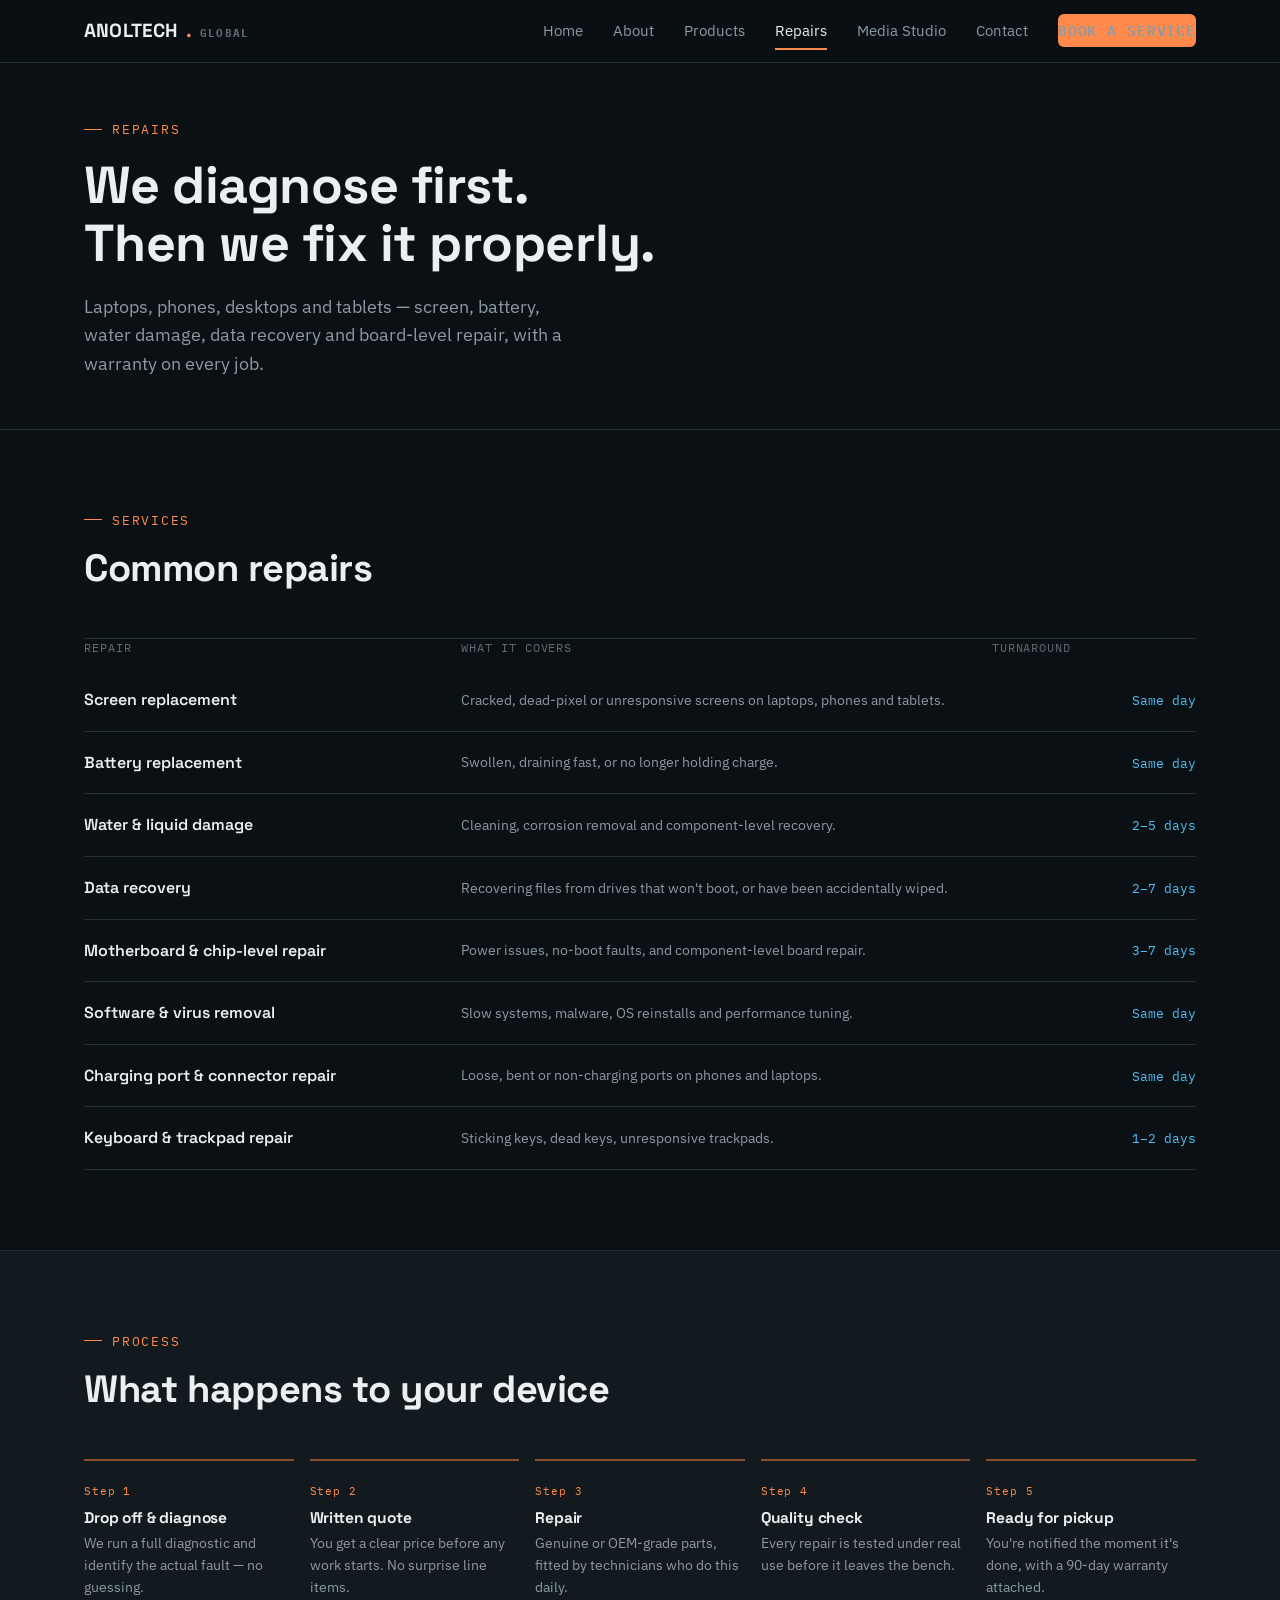
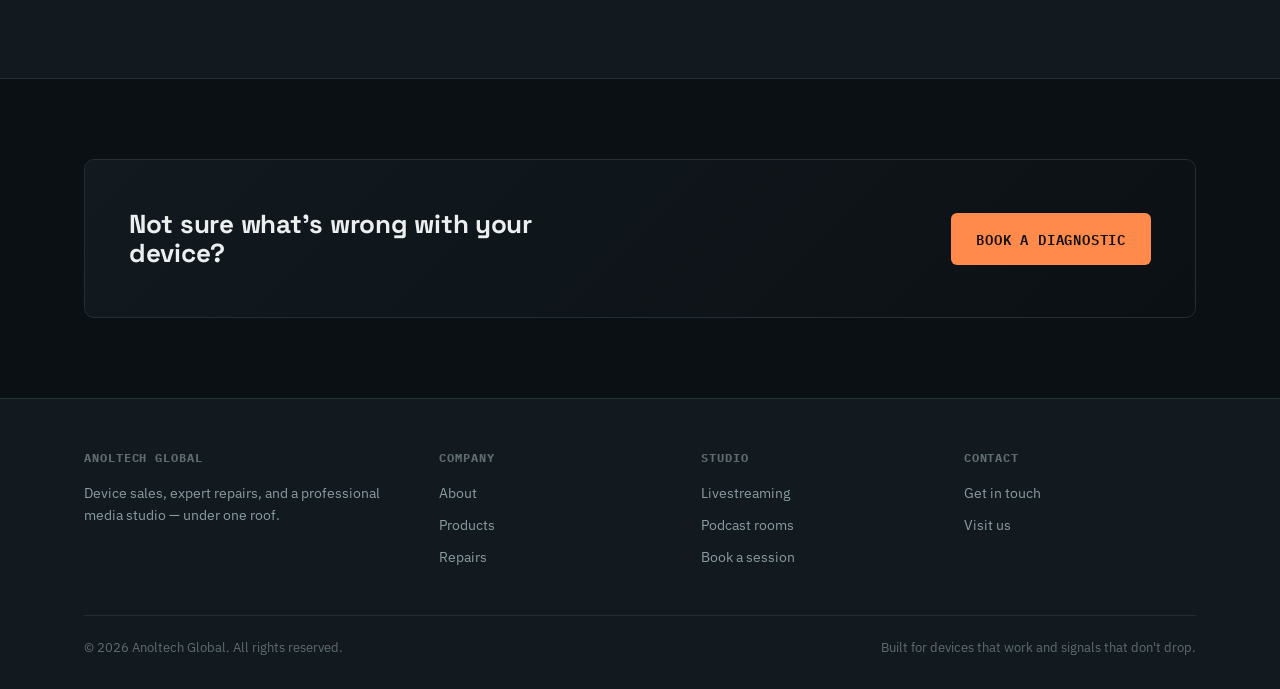
<file: repairs.html>
<!doctype html>
<html lang="en">
<head>
<meta charset="UTF-8">
<meta name="viewport" content="width=device-width, initial-scale=1.0">
<title>Repairs — ANOLTECH GLOBAL</title>
<meta name="description" content="Expert repairs for laptops, phones and computers — screen, battery, water damage, data recovery and board-level repair.">
<meta name="theme-color" content="#0B1014">
<link rel="icon" type="image/svg+xml" href="favicon.svg">
<meta property="og:type" content="website">
<meta property="og:title" content="Repairs — ANOLTECH GLOBAL">
<meta property="og:description" content="Screen, battery, water damage, data recovery and board-level repair for laptops, phones and computers — with a 90-day warranty.">
<meta name="twitter:card" content="summary">
<meta name="twitter:title" content="Repairs — ANOLTECH GLOBAL">
<meta name="twitter:description" content="Expert repairs for laptops, phones and computers, with a 90-day warranty.">

<link rel="preconnect" href="https://fonts.googleapis.com">
<link href="https://fonts.googleapis.com/css2?family=Space+Grotesk:wght@500;700&family=IBM+Plex+Sans:wght@400;500;600&family=IBM+Plex+Mono:wght@400;500;600&display=swap" rel="stylesheet">
<link rel="stylesheet" href="styles.css">
</head>
<body>

<header class="site-header">
  <nav class="nav wrap">
    <a href="index.html" class="brand">ANOLTECH<span class="dot">.</span><span class="sub">Global</span></a>
    <button class="nav-toggle" aria-label="Toggle menu" aria-expanded="false">☰</button>
    <ul class="nav-links">
      <li><a href="index.html">Home</a></li>
      <li><a href="about.html">About</a></li>
      <li><a href="products.html">Products</a></li>
      <li><a href="repairs.html" class="active">Repairs</a></li>
      <li><a href="studio.html">Media Studio</a></li>
      <li><a href="contact.html">Contact</a></li>
      <li><a href="contact.html" class="nav-cta">Book a service</a></li>
    </ul>
  </nav>
</header>

<main>

  <section class="page-hero">
    <div class="wrap">
      <div class="eyebrow">Repairs</div>
      <h1>We diagnose first.<br>Then we fix it properly.</h1>
      <p class="hero-sub muted">Laptops, phones, desktops and tablets — screen, battery, water damage, data recovery and board-level repair, with a warranty on every job.</p>
    </div>
  </section>

  <section class="section section-border">
    <div class="wrap">
      <div class="section-head">
        <div class="eyebrow">Services</div>
        <h2>Common repairs</h2>
      </div>
      <div class="spec-table">
        <div class="spec-head">
          <span>Repair</span>
          <span>What it covers</span>
          <span>Turnaround</span>
        </div>
        <div class="spec-row">
          <span class="name">Screen replacement</span>
          <span class="desc">Cracked, dead-pixel or unresponsive screens on laptops, phones and tablets.</span>
          <span class="time">Same day</span>
        </div>
        <div class="spec-row">
          <span class="name">Battery replacement</span>
          <span class="desc">Swollen, draining fast, or no longer holding charge.</span>
          <span class="time">Same day</span>
        </div>
        <div class="spec-row">
          <span class="name">Water &amp; liquid damage</span>
          <span class="desc">Cleaning, corrosion removal and component-level recovery.</span>
          <span class="time">2–5 days</span>
        </div>
        <div class="spec-row">
          <span class="name">Data recovery</span>
          <span class="desc">Recovering files from drives that won't boot, or have been accidentally wiped.</span>
          <span class="time">2–7 days</span>
        </div>
        <div class="spec-row">
          <span class="name">Motherboard &amp; chip-level repair</span>
          <span class="desc">Power issues, no-boot faults, and component-level board repair.</span>
          <span class="time">3–7 days</span>
        </div>
        <div class="spec-row">
          <span class="name">Software &amp; virus removal</span>
          <span class="desc">Slow systems, malware, OS reinstalls and performance tuning.</span>
          <span class="time">Same day</span>
        </div>
        <div class="spec-row">
          <span class="name">Charging port &amp; connector repair</span>
          <span class="desc">Loose, bent or non-charging ports on phones and laptops.</span>
          <span class="time">Same day</span>
        </div>
        <div class="spec-row">
          <span class="name">Keyboard &amp; trackpad repair</span>
          <span class="desc">Sticking keys, dead keys, unresponsive trackpads.</span>
          <span class="time">1–2 days</span>
        </div>
      </div>
    </div>
  </section>

  <section class="section section-border section-alt">
    <div class="wrap">
      <div class="section-head">
        <div class="eyebrow">Process</div>
        <h2>What happens to your device</h2>
      </div>
      <div class="process">
        <div class="process-step">
          <span class="tag">Step 1</span>
          <h4>Drop off &amp; diagnose</h4>
          <p>We run a full diagnostic and identify the actual fault — no guessing.</p>
        </div>
        <div class="process-step">
          <span class="tag">Step 2</span>
          <h4>Written quote</h4>
          <p>You get a clear price before any work starts. No surprise line items.</p>
        </div>
        <div class="process-step">
          <span class="tag">Step 3</span>
          <h4>Repair</h4>
          <p>Genuine or OEM-grade parts, fitted by technicians who do this daily.</p>
        </div>
        <div class="process-step">
          <span class="tag">Step 4</span>
          <h4>Quality check</h4>
          <p>Every repair is tested under real use before it leaves the bench.</p>
        </div>
        <div class="process-step">
          <span class="tag">Step 5</span>
          <h4>Ready for pickup</h4>
          <p>You're notified the moment it's done, with a 90-day warranty attached.</p>
        </div>
      </div>
    </div>
  </section>

  <section class="section">
    <div class="wrap">
      <div class="band">
        <h3>Not sure what's wrong with your device?</h3>
        <div class="ctas">
          <a href="contact.html" class="btn btn-primary">Book a diagnostic</a>
        </div>
      </div>
    </div>
  </section>

</main>

<footer class="site-footer">
  <div class="wrap">
    <div class="footer-grid">
      <div class="footer-col">
        <h5>Anoltech Global</h5>
        <p>Device sales, expert repairs, and a professional media studio — under one roof.</p>
      </div>
      <div class="footer-col">
        <h5>Company</h5>
        <a href="about.html">About</a>
        <a href="products.html">Products</a>
        <a href="repairs.html">Repairs</a>
      </div>
      <div class="footer-col">
        <h5>Studio</h5>
        <a href="studio.html">Livestreaming</a>
        <a href="studio.html">Podcast rooms</a>
        <a href="contact.html">Book a session</a>
      </div>
      <div class="footer-col">
        <h5>Contact</h5>
        <a href="contact.html">Get in touch</a>
        <a href="contact.html">Visit us</a>
      </div>
    </div>
    <div class="footer-bottom">
      <span>© <span class="js-year"></span> Anoltech Global. All rights reserved.</span>
      <span>Built for devices that work and signals that don't drop.</span>
    </div>
  </div>
</footer>

<script src="script.js"></script>
</body>
</html>
</file>
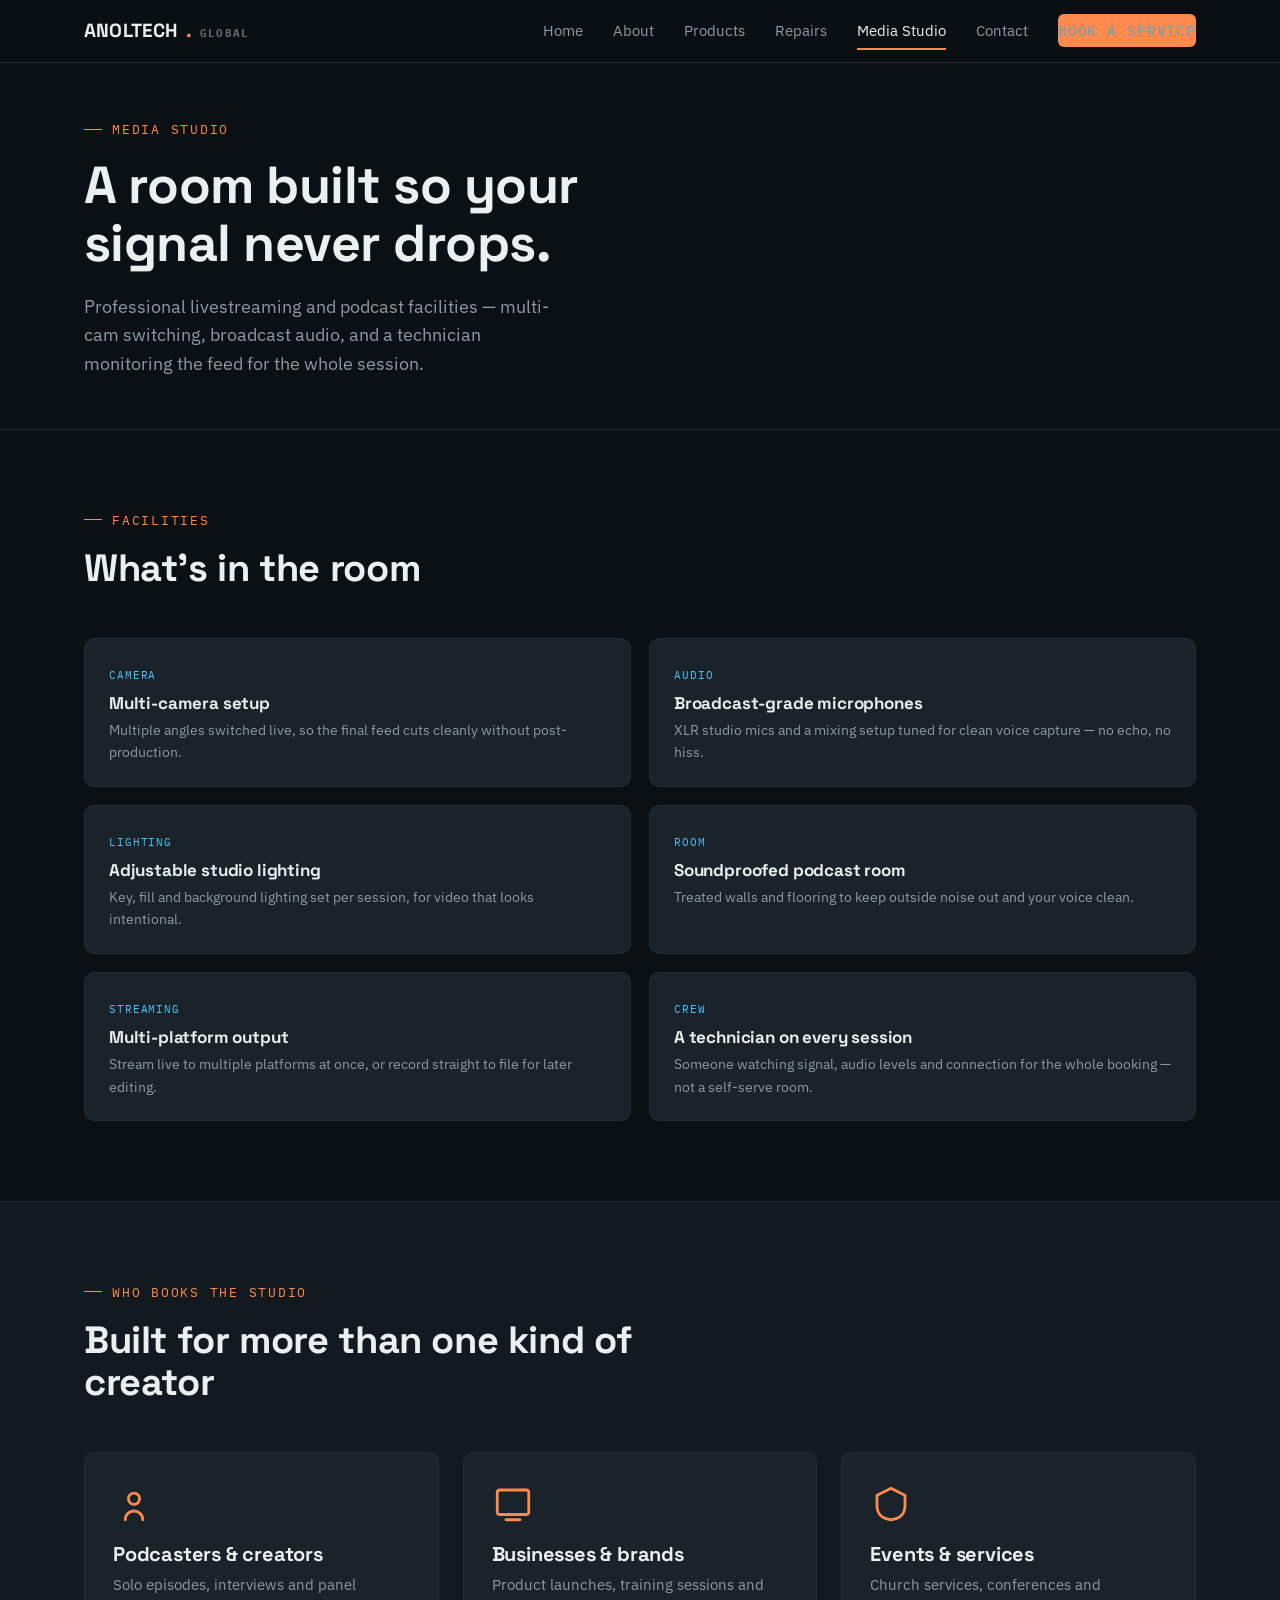
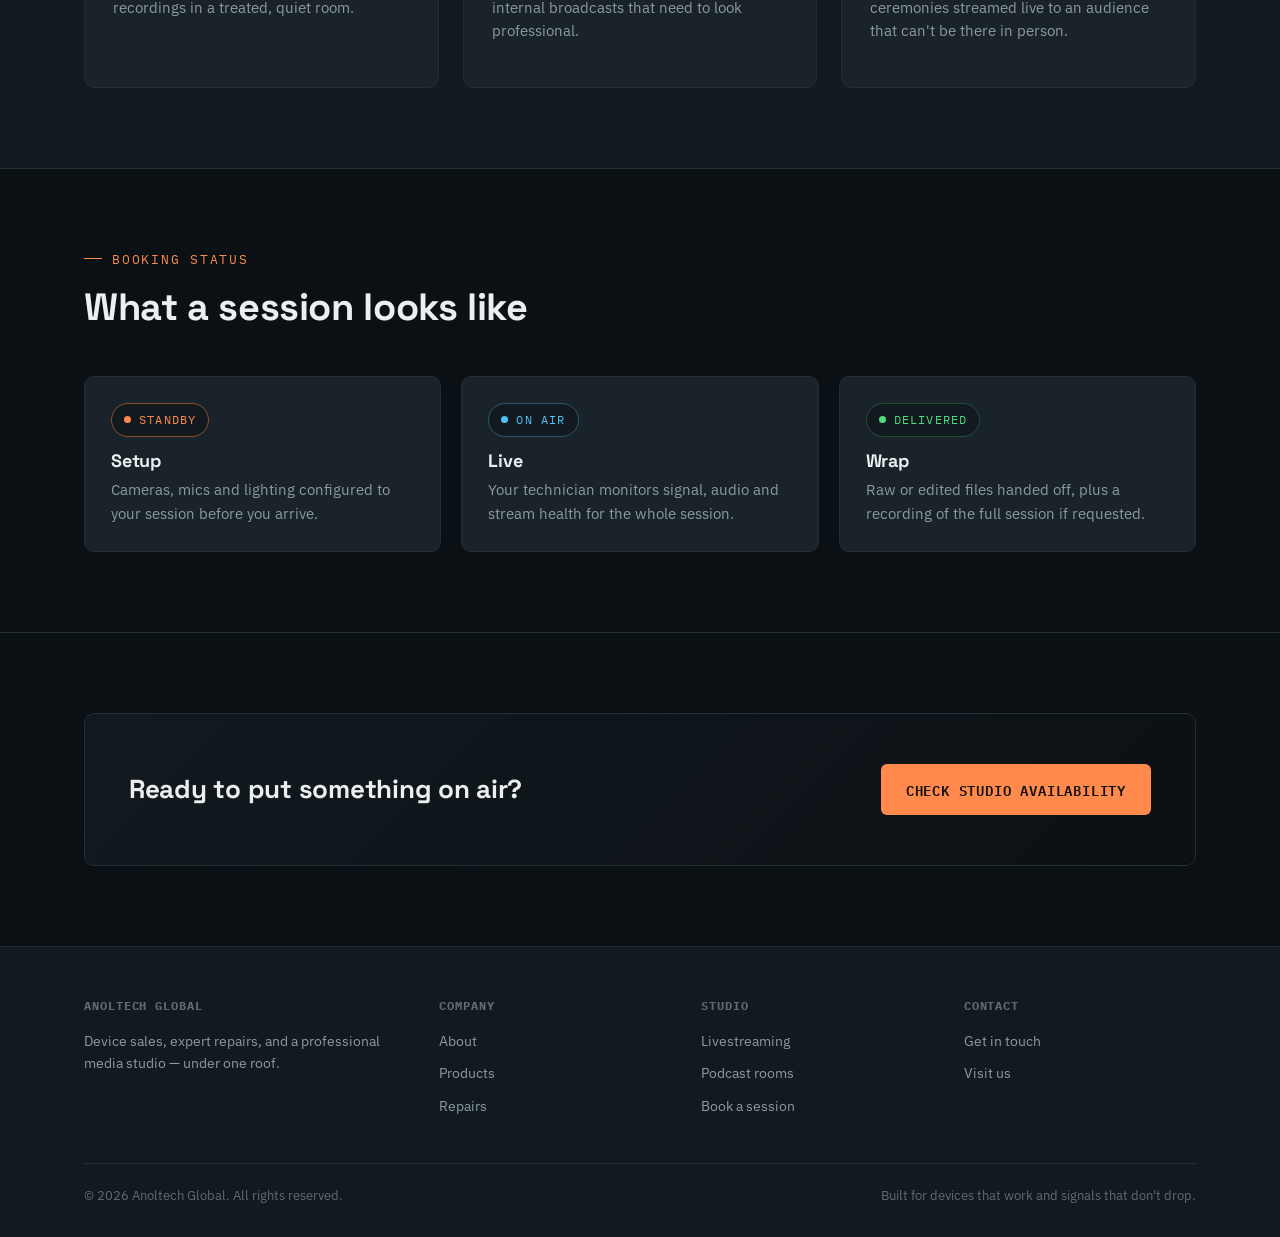
<file: studio.html>
<!doctype html>
<html lang="en">
<head>
<meta charset="UTF-8">
<meta name="viewport" content="width=device-width, initial-scale=1.0">
<title>Media Studio — ANOLTECH GLOBAL</title>
<meta name="description" content="Professional livestreaming and podcast studio facilities at ANOLTECH GLOBAL — cameras, mics, switching and lighting, with a technician on every booking.">
<meta name="theme-color" content="#0B1014">
<link rel="icon" type="image/svg+xml" href="favicon.svg">
<meta property="og:type" content="website">
<meta property="og:title" content="Media Studio — ANOLTECH GLOBAL">
<meta property="og:description" content="Professional livestreaming and podcast studio in Owode, Ede, Osun State — cameras, mics, switching and lighting, with a technician on every booking.">
<meta name="twitter:card" content="summary">
<meta name="twitter:title" content="Media Studio — ANOLTECH GLOBAL">
<meta name="twitter:description" content="Professional livestreaming and podcast studio facilities with a technician on every booking.">

<link rel="preconnect" href="https://fonts.googleapis.com">
<link href="https://fonts.googleapis.com/css2?family=Space+Grotesk:wght@500;700&family=IBM+Plex+Sans:wght@400;500;600&family=IBM+Plex+Mono:wght@400;500;600&display=swap" rel="stylesheet">
<link rel="stylesheet" href="styles.css">
</head>
<body>

<header class="site-header">
  <nav class="nav wrap">
    <a href="index.html" class="brand">ANOLTECH<span class="dot">.</span><span class="sub">Global</span></a>
    <button class="nav-toggle" aria-label="Toggle menu" aria-expanded="false">☰</button>
    <ul class="nav-links">
      <li><a href="index.html">Home</a></li>
      <li><a href="about.html">About</a></li>
      <li><a href="products.html">Products</a></li>
      <li><a href="repairs.html">Repairs</a></li>
      <li><a href="studio.html" class="active">Media Studio</a></li>
      <li><a href="contact.html">Contact</a></li>
      <li><a href="contact.html" class="nav-cta">Book a service</a></li>
    </ul>
  </nav>
</header>

<main>

  <section class="page-hero">
    <div class="wrap">
      <div class="eyebrow">Media Studio</div>
      <h1>A room built so your<br>signal never drops.</h1>
      <p class="hero-sub muted">Professional livestreaming and podcast facilities — multi-cam switching, broadcast audio, and a technician monitoring the feed for the whole session.</p>
    </div>
  </section>

  <section class="section section-border">
    <div class="wrap">
      <div class="section-head">
        <div class="eyebrow">Facilities</div>
        <h2>What's in the room</h2>
      </div>
      <div class="equip-grid">
        <div class="equip-card">
          <span class="k">Camera</span>
          <h4>Multi-camera setup</h4>
          <p>Multiple angles switched live, so the final feed cuts cleanly without post-production.</p>
        </div>
        <div class="equip-card">
          <span class="k">Audio</span>
          <h4>Broadcast-grade microphones</h4>
          <p>XLR studio mics and a mixing setup tuned for clean voice capture — no echo, no hiss.</p>
        </div>
        <div class="equip-card">
          <span class="k">Lighting</span>
          <h4>Adjustable studio lighting</h4>
          <p>Key, fill and background lighting set per session, for video that looks intentional.</p>
        </div>
        <div class="equip-card">
          <span class="k">Room</span>
          <h4>Soundproofed podcast room</h4>
          <p>Treated walls and flooring to keep outside noise out and your voice clean.</p>
        </div>
        <div class="equip-card">
          <span class="k">Streaming</span>
          <h4>Multi-platform output</h4>
          <p>Stream live to multiple platforms at once, or record straight to file for later editing.</p>
        </div>
        <div class="equip-card">
          <span class="k">Crew</span>
          <h4>A technician on every session</h4>
          <p>Someone watching signal, audio levels and connection for the whole booking — not a self-serve room.</p>
        </div>
      </div>
    </div>
  </section>

  <section class="section section-border section-alt">
    <div class="wrap">
      <div class="section-head">
        <div class="eyebrow">Who books the studio</div>
        <h2>Built for more than one kind of creator</h2>
      </div>
      <div class="grid-3">
        <div class="pillar-card">
          <svg class="pillar-icon" viewBox="0 0 24 24" fill="none" stroke="currentColor" stroke-width="1.6"><circle cx="12" cy="9" r="3.2"/><path d="M7 21c0-3 2.2-5 5-5s5 2 5 5" stroke-linecap="round"/></svg>
          <h3>Podcasters &amp; creators</h3>
          <p>Solo episodes, interviews and panel recordings in a treated, quiet room.</p>
        </div>
        <div class="pillar-card">
          <svg class="pillar-icon" viewBox="0 0 24 24" fill="none" stroke="currentColor" stroke-width="1.6"><rect x="3" y="4" width="18" height="14" rx="1.5"/><path d="M8 21h8" stroke-linecap="round"/></svg>
          <h3>Businesses &amp; brands</h3>
          <p>Product launches, training sessions and internal broadcasts that need to look professional.</p>
        </div>
        <div class="pillar-card">
          <svg class="pillar-icon" viewBox="0 0 24 24" fill="none" stroke="currentColor" stroke-width="1.6"><path d="M12 3l8 4v6c0 5-3.5 7.5-8 8-4.5-.5-8-3-8-8V7l8-4z"/></svg>
          <h3>Events &amp; services</h3>
          <p>Church services, conferences and ceremonies streamed live to an audience that can't be there in person.</p>
        </div>
      </div>
    </div>
  </section>

  <section class="section section-border">
    <div class="wrap">
      <div class="section-head">
        <div class="eyebrow">Booking status</div>
        <h2>What a session looks like</h2>
      </div>
      <div class="status-board">
        <div class="status-card">
          <span class="status-chip is-live"><span class="status-dot"></span>Standby</span>
          <h3>Setup</h3>
          <p>Cameras, mics and lighting configured to your session before you arrive.</p>
        </div>
        <div class="status-card">
          <span class="status-chip is-signal"><span class="status-dot"></span>On Air</span>
          <h3>Live</h3>
          <p>Your technician monitors signal, audio and stream health for the whole session.</p>
        </div>
        <div class="status-card">
          <span class="status-chip is-ok"><span class="status-dot"></span>Delivered</span>
          <h3>Wrap</h3>
          <p>Raw or edited files handed off, plus a recording of the full session if requested.</p>
        </div>
      </div>
    </div>
  </section>

  <section class="section">
    <div class="wrap">
      <div class="band">
        <h3>Ready to put something on air?</h3>
        <div class="ctas">
          <a href="contact.html" class="btn btn-primary">Check studio availability</a>
        </div>
      </div>
    </div>
  </section>

</main>

<footer class="site-footer">
  <div class="wrap">
    <div class="footer-grid">
      <div class="footer-col">
        <h5>Anoltech Global</h5>
        <p>Device sales, expert repairs, and a professional media studio — under one roof.</p>
      </div>
      <div class="footer-col">
        <h5>Company</h5>
        <a href="about.html">About</a>
        <a href="products.html">Products</a>
        <a href="repairs.html">Repairs</a>
      </div>
      <div class="footer-col">
        <h5>Studio</h5>
        <a href="studio.html">Livestreaming</a>
        <a href="studio.html">Podcast rooms</a>
        <a href="contact.html">Book a session</a>
      </div>
      <div class="footer-col">
        <h5>Contact</h5>
        <a href="contact.html">Get in touch</a>
        <a href="contact.html">Visit us</a>
      </div>
    </div>
    <div class="footer-bottom">
      <span>© <span class="js-year"></span> Anoltech Global. All rights reserved.</span>
      <span>Built for devices that work and signals that don't drop.</span>
    </div>
  </div>
</footer>

<script src="script.js"></script>
</body>
</html>
</file>
<file: styles.css>
/* ============================================
   ANOLTECH GLOBAL — Design tokens
   ============================================ */
:root{
  --bg: #0B1014;
  --panel: #121A1F;
  --card: #1A2329;
  --card-hover: #202B32;
  --border: #232E35;
  --text: #ECEFF0;
  --muted: #8A9BA2;
  --muted-dim: #5E6C72;
  --copper: #FF8A4C;
  --copper-dim: #8a4f2c;
  --signal: #4FC3F7;
  --signal-dim: #2c5b6e;
  --ok: #4ADE80;

  --font-display: "Space Grotesk", sans-serif;
  --font-body: "IBM Plex Sans", sans-serif;
  --font-mono: "IBM Plex Mono", monospace;

  --container: 1160px;
  --radius: 10px;
}

*{ box-sizing: border-box; }
html{ scroll-behavior: smooth; }
body{
  margin:0;
  background: var(--bg);
  color: var(--text);
  font-family: var(--font-body);
  font-size: 16px;
  line-height: 1.6;
  -webkit-font-smoothing: antialiased;
}
img{ max-width:100%; display:block; }
a{ color: inherit; text-decoration: none; }
ul{ margin:0; padding:0; list-style:none; }
h1,h2,h3,h4{
  font-family: var(--font-display);
  margin: 0 0 0.4em 0;
  letter-spacing: -0.01em;
  line-height: 1.1;
}
p{ margin: 0 0 1em 0; color: var(--text); }
.muted{ color: var(--muted); }

::selection{ background: var(--copper); color: #0B1014; }

:focus-visible{
  outline: 2px solid var(--signal);
  outline-offset: 3px;
  border-radius: 4px;
}

@media (prefers-reduced-motion: reduce){
  *{ animation-duration: 0.001ms !important; animation-iteration-count: 1 !important; transition-duration: 0.001ms !important; scroll-behavior: auto !important; }
}

.wrap{
  width: 100%;
  max-width: var(--container);
  margin: 0 auto;
  padding: 0 24px;
}

/* ============================================
   Eyebrow / mono labels
   ============================================ */
.eyebrow{
  font-family: var(--font-mono);
  font-size: 12.5px;
  letter-spacing: 0.14em;
  text-transform: uppercase;
  color: var(--copper);
  display:flex;
  align-items:center;
  gap: 10px;
  margin-bottom: 18px;
}
.eyebrow::before{
  content:"";
  width: 18px; height: 1px;
  background: var(--copper);
  display:inline-block;
}

/* ============================================
   Header / nav
   ============================================ */
.site-header{
  position: sticky;
  top: 0;
  z-index: 50;
  background: rgba(11,16,20,0.86);
  backdrop-filter: blur(10px);
  border-bottom: 1px solid var(--border);
}
.nav{
  display:flex;
  align-items:center;
  justify-content:space-between;
  padding: 16px 24px;
}
.brand{
  display:flex;
  align-items:baseline;
  gap: 8px;
  font-family: var(--font-display);
  font-weight: 700;
  font-size: 19px;
  letter-spacing: 0.01em;
  color: var(--text);
}
.brand .dot{ color: var(--copper); }
.brand .sub{
  font-family: var(--font-mono);
  font-size: 10.5px;
  letter-spacing: 0.12em;
  color: var(--muted-dim);
  text-transform: uppercase;
}
.nav-links{
  display:flex;
  align-items:center;
  gap: 30px;
}
.nav-links a{
  font-size: 14.5px;
  color: var(--muted);
  position: relative;
  padding: 4px 0;
  transition: color 0.2s ease;
}
.nav-links a:hover, .nav-links a.active{ color: var(--text); }
.nav-links a.active::after{
  content:"";
  position:absolute;
  left:0; right:0; bottom:-6px;
  height:2px;
  background: var(--copper);
}
.nav-cta{
  font-family: var(--font-mono);
  font-size: 13px;
  text-transform: uppercase;
  letter-spacing: 0.06em;
  background: var(--copper);
  color: #14110d;
  padding: 10px 18px;
  border-radius: 6px;
  font-weight: 600;
  white-space: nowrap;
  transition: transform 0.15s ease, background 0.15s ease;
}
.nav-cta:hover{ background:#ffa066; transform: translateY(-1px); }

.nav-toggle{
  display:none;
  background: none; border: none;
  color: var(--text);
  font-size: 24px;
  cursor: pointer;
}

@media (max-width: 880px){
  .nav-links{
    position: fixed;
    top: 65px; left:0; right:0;
    background: var(--panel);
    border-bottom: 1px solid var(--border);
    flex-direction: column;
    align-items: flex-start;
    padding: 20px 24px 26px;
    gap: 18px;
    transform: translateY(-110%);
    opacity: 0;
    transition: transform 0.25s ease, opacity 0.25s ease;
    pointer-events: none;
  }
  .nav-links.open{
    transform: translateY(0);
    opacity: 1;
    pointer-events: auto;
  }
  .nav-toggle{ display:block; }
  .nav-cta{ order: -1; }
}

/* ============================================
   Status chips — reused for repair tickets & studio states
   ============================================ */
.status-chip{
  display:inline-flex;
  align-items:center;
  gap: 8px;
  font-family: var(--font-mono);
  font-size: 12px;
  letter-spacing: 0.1em;
  text-transform: uppercase;
  padding: 6px 12px;
  border: 1px solid var(--border);
  border-radius: 999px;
  background: var(--panel);
  color: var(--muted);
}
.status-dot{
  width: 7px; height:7px;
  border-radius: 50%;
  background: var(--muted-dim);
  flex-shrink:0;
}
.status-chip.is-live .status-dot{ background: var(--copper); animation: pulse 1.6s ease-in-out infinite; }
.status-chip.is-live{ color: var(--copper); border-color: var(--copper-dim); }
.status-chip.is-ok .status-dot{ background: var(--ok); }
.status-chip.is-ok{ color: var(--ok); border-color: #1f4f33; }
.status-chip.is-signal .status-dot{ background: var(--signal); animation: pulse 1.6s ease-in-out infinite; }
.status-chip.is-signal{ color: var(--signal); border-color: var(--signal-dim); }

@keyframes pulse{
  0%, 100%{ box-shadow: 0 0 0 0 rgba(255,138,76,0.5); }
  50%{ box-shadow: 0 0 0 4px rgba(255,138,76,0); }
}

/* ============================================
   Hero
   ============================================ */
.hero{
  padding: 88px 0 60px;
  border-bottom: 1px solid var(--border);
  position: relative;
  overflow: hidden;
}
.hero-grid{
  display:grid;
  grid-template-columns: 1.1fr 0.9fr;
  gap: 50px;
  align-items: center;
}
.hero h1{
  font-size: clamp(40px, 5.6vw, 68px);
  font-weight: 700;
  color: var(--text);
}
.hero h1 .accent{ color: var(--copper); }
.hero-sub{
  font-size: 18px;
  color: var(--muted);
  max-width: 480px;
  margin-bottom: 30px;
}
.hero-ctas{
  display:flex;
  gap: 16px;
  flex-wrap: wrap;
}

.btn{
  font-family: var(--font-mono);
  font-size: 13.5px;
  text-transform: uppercase;
  letter-spacing: 0.06em;
  padding: 14px 24px;
  border-radius: 6px;
  font-weight: 600;
  display:inline-flex;
  align-items:center;
  gap: 8px;
  transition: transform 0.15s ease, background 0.15s ease, border-color 0.15s ease;
  border: 1px solid transparent;
  cursor: pointer;
}
.btn-primary{
  background: var(--copper);
  color: #14110d;
}
.btn-primary:hover{ background:#ffa066; transform: translateY(-1px); }
.btn-ghost{
  background: transparent;
  border-color: var(--border);
  color: var(--text);
}
.btn-ghost:hover{ border-color: var(--signal); color: var(--signal); }

/* Waveform signature */
.waveform-wrap{
  position: relative;
  border: 1px solid var(--border);
  border-radius: var(--radius);
  background: var(--panel);
  padding: 22px 20px 16px;
}
.waveform-head{
  display:flex;
  justify-content:space-between;
  align-items:center;
  margin-bottom: 14px;
}
.waveform-label{
  font-family: var(--font-mono);
  font-size: 11.5px;
  color: var(--muted-dim);
  letter-spacing: 0.1em;
  text-transform: uppercase;
}
canvas#waveform{
  width: 100%;
  height: 140px;
  display:block;
}
.waveform-foot{
  display:flex;
  justify-content:space-between;
  margin-top: 10px;
  font-family: var(--font-mono);
  font-size: 11px;
  color: var(--muted-dim);
}

/* ============================================
   Sections
   ============================================ */
.section{ padding: 80px 0; }
.section-border{ border-bottom: 1px solid var(--border); }
.section-head{
  max-width: 620px;
  margin-bottom: 48px;
}
.section-head h2{
  font-size: clamp(28px, 3.4vw, 38px);
}
.section-alt{ background: var(--panel); }

/* Status board (home) */
.status-board{
  display:grid;
  grid-template-columns: repeat(3, 1fr);
  gap: 20px;
}
.status-card{
  background: var(--card);
  border: 1px solid var(--border);
  border-radius: var(--radius);
  padding: 26px;
}
.status-card h3{
  font-size: 18px;
  margin: 14px 0 8px;
}
.status-card p{ color: var(--muted); font-size: 14.5px; margin:0; }

/* Pillars / cards grid */
.grid-3{
  display:grid;
  grid-template-columns: repeat(3, 1fr);
  gap: 24px;
}
.grid-2{
  display:grid;
  grid-template-columns: repeat(2, 1fr);
  gap: 24px;
}
.pillar-card{
  background: var(--card);
  border: 1px solid var(--border);
  border-radius: var(--radius);
  padding: 30px 28px;
  transition: background 0.2s ease, border-color 0.2s ease, transform 0.2s ease;
  display:flex;
  flex-direction:column;
}
.pillar-card:hover{
  background: var(--card-hover);
  border-color: var(--copper-dim);
  transform: translateY(-3px);
}
.pillar-icon{
  width: 42px; height:42px;
  margin-bottom: 18px;
  color: var(--copper);
}
.pillar-card h3{ font-size: 20px; }
.pillar-card p{ color: var(--muted); font-size: 14.5px; flex-grow:1; }
.pillar-link{
  font-family: var(--font-mono);
  font-size: 12.5px;
  text-transform: uppercase;
  letter-spacing: 0.06em;
  color: var(--signal);
  margin-top: 14px;
}

/* Feature list with icon */
.feature-row{
  display:flex;
  gap: 16px;
  padding: 20px 0;
  border-top: 1px solid var(--border);
}
.feature-row:first-child{ border-top: none; }
.feature-icon{
  width: 22px; height:22px;
  color: var(--signal);
  flex-shrink:0;
  margin-top: 3px;
}
.feature-row h4{ font-size: 16.5px; margin-bottom: 4px; }
.feature-row p{ color: var(--muted); font-size: 14.5px; margin:0; }

/* Stat / number row */
.stat-row{
  display:grid;
  grid-template-columns: repeat(4, 1fr);
  gap: 24px;
  border-top: 1px solid var(--border);
  border-bottom: 1px solid var(--border);
  padding: 36px 0;
}
.stat{
  text-align:left;
}
.stat .num{
  font-family: var(--font-display);
  font-size: 34px;
  color: var(--copper);
  font-weight: 700;
}
.stat .label{
  font-family: var(--font-mono);
  font-size: 12px;
  color: var(--muted);
  text-transform: uppercase;
  letter-spacing: 0.06em;
}

/* Table-ish spec rows (repairs, products) */
.spec-table{ border-top: 1px solid var(--border); }
.spec-row{
  display:grid;
  grid-template-columns: 1.4fr 2fr 0.8fr;
  gap: 20px;
  padding: 18px 0;
  border-bottom: 1px solid var(--border);
  align-items:center;
}
.spec-row .name{ font-weight: 600; font-family: var(--font-display); font-size: 16px; }
.spec-row .desc{ color: var(--muted); font-size: 14px; }
.spec-row .time{
  font-family: var(--font-mono);
  font-size: 12.5px;
  color: var(--signal);
  text-align:right;
}
.spec-head{
  display:grid;
  grid-template-columns: 1.4fr 2fr 0.8fr;
  gap: 20px;
  padding-bottom: 12px;
  font-family: var(--font-mono);
  font-size: 11.5px;
  color: var(--muted-dim);
  text-transform: uppercase;
  letter-spacing: 0.08em;
}

/* Process steps */
.process{
  display:grid;
  grid-template-columns: repeat(5, 1fr);
  gap: 16px;
}
.process-step{
  border-top: 2px solid var(--copper-dim);
  padding-top: 16px;
}
.process-step .tag{
  font-family: var(--font-mono);
  font-size: 11px;
  color: var(--copper);
  letter-spacing: 0.08em;
}
.process-step h4{ font-size: 15.5px; margin: 8px 0 6px; }
.process-step p{ font-size: 13.5px; color: var(--muted); margin:0; }

/* Quote / CTA band */
.band{
  background: linear-gradient(135deg, var(--panel), var(--bg));
  border: 1px solid var(--border);
  border-radius: var(--radius);
  padding: 50px 44px;
  display:flex;
  justify-content:space-between;
  align-items:center;
  gap: 30px;
  flex-wrap:wrap;
}
.band h3{ font-size: 26px; max-width: 460px; margin:0; }
.band .ctas{ display:flex; gap:14px; flex-wrap:wrap; }

/* Category grid (products) */
.cat-card{
  background: var(--card);
  border: 1px solid var(--border);
  border-radius: var(--radius);
  padding: 28px;
}
.cat-card h3{ font-size: 19px; margin-bottom: 10px; }
.cat-card .tags{
  display:flex; flex-wrap:wrap; gap: 8px;
  margin-top: 16px;
}
.tag-pill{
  font-family: var(--font-mono);
  font-size: 11.5px;
  color: var(--muted);
  border: 1px solid var(--border);
  padding: 4px 10px;
  border-radius: 999px;
}

/* Studio equipment list */
.equip-grid{
  display:grid;
  grid-template-columns: repeat(2, 1fr);
  gap: 18px;
}
.equip-card{
  background: var(--card);
  border: 1px solid var(--border);
  border-radius: var(--radius);
  padding: 22px 24px;
}
.equip-card .k{
  font-family: var(--font-mono);
  font-size: 11px;
  color: var(--signal);
  letter-spacing: 0.08em;
  text-transform: uppercase;
}
.equip-card h4{ font-size: 17px; margin: 8px 0 6px; }
.equip-card p{ color: var(--muted); font-size: 14px; margin:0; }

/* Form (contact) */
.form-grid{
  display:grid;
  grid-template-columns: 1fr 1fr;
  gap: 18px;
}
.form-field{ display:flex; flex-direction:column; gap:8px; }
.form-field.full{ grid-column: 1 / -1; }
.form-field label{
  font-family: var(--font-mono);
  font-size: 12px;
  text-transform: uppercase;
  letter-spacing: 0.07em;
  color: var(--muted);
}
.form-field input, .form-field select, .form-field textarea{
  background: var(--panel);
  border: 1px solid var(--border);
  border-radius: 6px;
  padding: 12px 14px;
  color: var(--text);
  font-family: var(--font-body);
  font-size: 14.5px;
  resize: vertical;
}
.form-field input:focus, .form-field textarea:focus, .form-field select:focus{
  border-color: var(--signal);
}
.contact-info-card{
  background: var(--card);
  border: 1px solid var(--border);
  border-radius: var(--radius);
  padding: 30px;
}
.contact-info-card .row{
  display:flex; gap: 14px; padding: 14px 0;
  border-top: 1px solid var(--border);
}
.contact-info-card .row:first-child{ border-top:none; padding-top:0; }
.contact-info-card .row .k{
  font-family: var(--font-mono);
  font-size: 11px;
  color: var(--muted-dim);
  text-transform: uppercase;
  letter-spacing: 0.07em;
  width: 90px;
  flex-shrink:0;
  padding-top: 2px;
}

/* Footer */
.site-footer{
  border-top: 1px solid var(--border);
  padding: 50px 0 30px;
  background: var(--panel);
}
.footer-grid{
  display:grid;
  grid-template-columns: 1.4fr 1fr 1fr 1fr;
  gap: 30px;
  margin-bottom: 36px;
}
.footer-col h5{
  font-family: var(--font-mono);
  font-size: 11.5px;
  text-transform: uppercase;
  letter-spacing: 0.08em;
  color: var(--muted-dim);
  margin: 0 0 14px;
}
.footer-col a, .footer-col p{
  display:block;
  color: var(--muted);
  font-size: 14px;
  margin-bottom: 10px;
}
.footer-col a:hover{ color: var(--copper); }
.footer-bottom{
  display:flex;
  justify-content:space-between;
  align-items:center;
  border-top: 1px solid var(--border);
  padding-top: 22px;
  font-size: 13px;
  color: var(--muted-dim);
  flex-wrap:wrap;
  gap: 10px;
}

/* Page hero (non-home pages) */
.page-hero{
  padding: 56px 0 50px;
  border-bottom: 1px solid var(--border);
}
.page-hero h1{ font-size: clamp(34px, 4.6vw, 52px); }
.page-hero .hero-sub{ margin-bottom: 0; }

/* ============================================
   Responsive
   ============================================ */
@media (max-width: 960px){
  .hero-grid{ grid-template-columns: 1fr; }
  .footer-grid{ grid-template-columns: 1fr 1fr; }
  .process{ grid-template-columns: repeat(2,1fr); }
  .stat-row{ grid-template-columns: repeat(2,1fr); }
}
/* Trust badge strip (under hero) */
.trust-strip{
  display:flex;
  justify-content:space-between;
  gap: 18px;
  flex-wrap: wrap;
  padding: 22px 0;
  border-top: 1px solid var(--border);
  margin-top: 50px;
}
.trust-item{
  display:flex;
  align-items:center;
  gap: 10px;
  font-size: 13.5px;
  color: var(--muted);
}
.trust-item svg{ width:18px; height:18px; color: var(--copper); flex-shrink:0; }

/* Product cards with price */
.product-card{
  background: var(--card);
  border: 1px solid var(--border);
  border-radius: var(--radius);
  padding: 22px;
  display:flex;
  flex-direction:column;
  gap: 6px;
}
.product-card .icon-wrap{
  width:100%;
  height: 92px;
  display:flex;
  align-items:center;
  justify-content:center;
  background: var(--panel);
  border-radius: 8px;
  margin-bottom: 14px;
}
.product-card .icon-wrap svg{ width:38px; height:38px; color: var(--signal); }
.product-card h4{ font-size: 15.5px; margin:0; }
.product-card .price{
  font-family: var(--font-mono);
  color: var(--copper);
  font-size: 14px;
  font-weight: 600;
}
.product-card .shop-link{
  font-family: var(--font-mono);
  font-size: 11.5px;
  text-transform: uppercase;
  letter-spacing: 0.06em;
  color: var(--signal);
  margin-top: 4px;
}
.grid-5{
  display:grid;
  grid-template-columns: repeat(5, 1fr);
  gap: 16px;
}

/* Why-choose icon row */
.why-grid{
  display:grid;
  grid-template-columns: repeat(4, 1fr);
  gap: 20px;
}
.why-item{
  text-align:center;
  padding: 10px;
}
.why-item .circle{
  width: 52px; height: 52px;
  border-radius: 50%;
  background: var(--panel);
  border: 1px solid var(--border);
  display:flex; align-items:center; justify-content:center;
  margin: 0 auto 14px;
}
.why-item .circle svg{ width:22px; height:22px; color: var(--copper); }
.why-item h4{ font-size: 15px; margin: 0 0 6px; }
.why-item p{ font-size: 13px; color: var(--muted); margin:0; }

/* Footer socials */
.footer-social{
  display:flex;
  gap: 14px;
  margin-top: 14px;
}
.footer-social a{
  width: 34px; height: 34px;
  border-radius: 50%;
  border: 1px solid var(--border);
  display:flex; align-items:center; justify-content:center;
  color: var(--muted);
  transition: border-color 0.2s ease, color 0.2s ease;
}
.footer-social a:hover{ border-color: var(--copper); color: var(--copper); }
.footer-social svg{ width:16px; height:16px; }

@media (max-width: 960px){
  .why-grid{ grid-template-columns: repeat(2,1fr); }
  .grid-5{ grid-template-columns: repeat(3,1fr); }
}
@media (max-width: 720px){
  .grid-3, .grid-2, .equip-grid{ grid-template-columns: 1fr; }
  .status-board{ grid-template-columns: 1fr; }
  .spec-row, .spec-head{ grid-template-columns: 1fr; }
  .spec-row .time{ text-align:left; }
  .form-grid{ grid-template-columns: 1fr; }
  .footer-grid{ grid-template-columns: 1fr 1fr; }
  .band{ flex-direction:column; align-items:flex-start; }
  .process{ grid-template-columns: 1fr; }
  .contact-info-card .row{ flex-direction:column; }
  .contact-info-card .row .k{ width:auto; }
  .grid-5{ grid-template-columns: repeat(2,1fr); }
  .trust-strip{ justify-content: flex-start; }
  .why-grid{ grid-template-columns: 1fr 1fr; }
}
</file>
<file: styles-blue.css>
/* ============================================
   ANOLTECH GLOBAL — Design tokens
   ============================================ */
:root{
  --bg: #F4F7FB;
  --panel: #FFFFFF;
  --card: #FFFFFF;
  --card-hover: #F0F5FD;
  --border: #E1E8F2;
  --text: #16213E;
  --muted: #5B6B82;
  --muted-dim: #8B98AC;
  --copper: #2F6FED;
  --copper-dim: #BFD3F8;
  --signal: #0B2545;
  --signal-dim: #C7D2E0;
  --ok: #16A34A;

  --font-display: "Space Grotesk", sans-serif;
  --font-body: "IBM Plex Sans", sans-serif;
  --font-mono: "IBM Plex Mono", monospace;

  --container: 1160px;
  --radius: 10px;
}

*{ box-sizing: border-box; }
html{ scroll-behavior: smooth; }
body{
  margin:0;
  background: var(--bg);
  color: var(--text);
  font-family: var(--font-body);
  font-size: 16px;
  line-height: 1.6;
  -webkit-font-smoothing: antialiased;
}
img{ max-width:100%; display:block; }
a{ color: inherit; text-decoration: none; }
ul{ margin:0; padding:0; list-style:none; }
h1,h2,h3,h4{
  font-family: var(--font-display);
  margin: 0 0 0.4em 0;
  letter-spacing: -0.01em;
  line-height: 1.1;
}
p{ margin: 0 0 1em 0; color: var(--text); }
.muted{ color: var(--muted); }

::selection{ background: var(--copper); color: #0B1014; }

:focus-visible{
  outline: 2px solid var(--signal);
  outline-offset: 3px;
  border-radius: 4px;
}

@media (prefers-reduced-motion: reduce){
  *{ animation-duration: 0.001ms !important; animation-iteration-count: 1 !important; transition-duration: 0.001ms !important; scroll-behavior: auto !important; }
}

.wrap{
  width: 100%;
  max-width: var(--container);
  margin: 0 auto;
  padding: 0 24px;
}

/* ============================================
   Eyebrow / mono labels
   ============================================ */
.eyebrow{
  font-family: var(--font-mono);
  font-size: 12.5px;
  letter-spacing: 0.14em;
  text-transform: uppercase;
  color: var(--copper);
  display:flex;
  align-items:center;
  gap: 10px;
  margin-bottom: 18px;
}
.eyebrow::before{
  content:"";
  width: 18px; height: 1px;
  background: var(--copper);
  display:inline-block;
}

/* ============================================
   Header / nav
   ============================================ */
.site-header{
  position: sticky;
  top: 0;
  z-index: 50;
  background: rgba(255,255,255,0.92);
  backdrop-filter: blur(10px);
  border-bottom: 1px solid var(--border);
}
.nav{
  display:flex;
  align-items:center;
  justify-content:space-between;
  padding: 16px 24px;
}
.brand{
  display:flex;
  align-items:baseline;
  gap: 8px;
  font-family: var(--font-display);
  font-weight: 700;
  font-size: 19px;
  letter-spacing: 0.01em;
  color: var(--text);
}
.brand .dot{ color: var(--copper); }
.brand .sub{
  font-family: var(--font-mono);
  font-size: 10.5px;
  letter-spacing: 0.12em;
  color: var(--muted-dim);
  text-transform: uppercase;
}
.nav-links{
  display:flex;
  align-items:center;
  gap: 30px;
}
.nav-links a{
  font-size: 14.5px;
  color: var(--muted);
  position: relative;
  padding: 4px 0;
  transition: color 0.2s ease;
}
.nav-links a:hover, .nav-links a.active{ color: var(--text); }
.nav-links a.active::after{
  content:"";
  position:absolute;
  left:0; right:0; bottom:-6px;
  height:2px;
  background: var(--copper);
}
.nav-cta{
  font-family: var(--font-mono);
  font-size: 13px;
  text-transform: uppercase;
  letter-spacing: 0.06em;
  background: var(--copper);
  color: #FFFFFF;
  padding: 10px 18px;
  border-radius: 6px;
  font-weight: 600;
  white-space: nowrap;
  transition: transform 0.15s ease, background 0.15s ease;
}
.nav-cta:hover{ background:#1b56cf; transform: translateY(-1px); }

.nav-toggle{
  display:none;
  background: none; border: none;
  color: var(--text);
  font-size: 24px;
  cursor: pointer;
}

@media (max-width: 880px){
  .nav-links{
    position: fixed;
    top: 65px; left:0; right:0;
    background: var(--panel);
    border-bottom: 1px solid var(--border);
    flex-direction: column;
    align-items: flex-start;
    padding: 20px 24px 26px;
    gap: 18px;
    transform: translateY(-110%);
    opacity: 0;
    transition: transform 0.25s ease, opacity 0.25s ease;
    pointer-events: none;
  }
  .nav-links.open{
    transform: translateY(0);
    opacity: 1;
    pointer-events: auto;
  }
  .nav-toggle{ display:block; }
  .nav-cta{ order: -1; }
}

/* ============================================
   Status chips — reused for repair tickets & studio states
   ============================================ */
.status-chip{
  display:inline-flex;
  align-items:center;
  gap: 8px;
  font-family: var(--font-mono);
  font-size: 12px;
  letter-spacing: 0.1em;
  text-transform: uppercase;
  padding: 6px 12px;
  border: 1px solid var(--border);
  border-radius: 999px;
  background: var(--panel);
  color: var(--muted);
}
.status-dot{
  width: 7px; height:7px;
  border-radius: 50%;
  background: var(--muted-dim);
  flex-shrink:0;
}
.status-chip.is-live .status-dot{ background: var(--copper); animation: pulse 1.6s ease-in-out infinite; }
.status-chip.is-live{ color: var(--copper); border-color: var(--copper-dim); }
.status-chip.is-ok .status-dot{ background: var(--ok); }
.status-chip.is-ok{ color: var(--ok); border-color: #1f4f33; }
.status-chip.is-signal .status-dot{ background: var(--signal); animation: pulse 1.6s ease-in-out infinite; }
.status-chip.is-signal{ color: var(--signal); border-color: var(--signal-dim); }

@keyframes pulse{
  0%, 100%{ box-shadow: 0 0 0 0 rgba(255,138,76,0.5); }
  50%{ box-shadow: 0 0 0 4px rgba(255,138,76,0); }
}

/* ============================================
   Hero
   ============================================ */
.hero{
  padding: 88px 0 60px;
  border-bottom: 1px solid var(--border);
  position: relative;
  overflow: hidden;
}
.hero-grid{
  display:grid;
  grid-template-columns: 1.1fr 0.9fr;
  gap: 50px;
  align-items: center;
}
.hero h1{
  font-size: clamp(40px, 5.6vw, 68px);
  font-weight: 700;
  color: var(--text);
}
.hero h1 .accent{ color: var(--copper); }
.hero-sub{
  font-size: 18px;
  color: var(--muted);
  max-width: 480px;
  margin-bottom: 30px;
}
.hero-ctas{
  display:flex;
  gap: 16px;
  flex-wrap: wrap;
}

.btn{
  font-family: var(--font-mono);
  font-size: 13.5px;
  text-transform: uppercase;
  letter-spacing: 0.06em;
  padding: 14px 24px;
  border-radius: 6px;
  font-weight: 600;
  display:inline-flex;
  align-items:center;
  gap: 8px;
  transition: transform 0.15s ease, background 0.15s ease, border-color 0.15s ease;
  border: 1px solid transparent;
  cursor: pointer;
}
.btn-primary{
  background: var(--copper);
  color: #FFFFFF;
}
.btn-primary:hover{ background:#1b56cf; transform: translateY(-1px); }
.btn-ghost{
  background: transparent;
  border-color: var(--border);
  color: var(--text);
}
.btn-ghost:hover{ border-color: var(--signal); color: var(--signal); }

/* Waveform signature */
.waveform-wrap{
  position: relative;
  border: 1px solid var(--border);
  border-radius: var(--radius);
  background: var(--panel);
  padding: 22px 20px 16px;
}
.waveform-head{
  display:flex;
  justify-content:space-between;
  align-items:center;
  margin-bottom: 14px;
}
.waveform-label{
  font-family: var(--font-mono);
  font-size: 11.5px;
  color: var(--muted-dim);
  letter-spacing: 0.1em;
  text-transform: uppercase;
}
canvas#waveform{
  width: 100%;
  height: 140px;
  display:block;
}
.waveform-foot{
  display:flex;
  justify-content:space-between;
  margin-top: 10px;
  font-family: var(--font-mono);
  font-size: 11px;
  color: var(--muted-dim);
}

/* ============================================
   Sections
   ============================================ */
.section{ padding: 80px 0; }
.section-border{ border-bottom: 1px solid var(--border); }
.section-head{
  max-width: 620px;
  margin-bottom: 48px;
}
.section-head h2{
  font-size: clamp(28px, 3.4vw, 38px);
}
.section-alt{ background: var(--panel); }

/* Status board (home) */
.status-board{
  display:grid;
  grid-template-columns: repeat(3, 1fr);
  gap: 20px;
}
.status-card{
  background: var(--card);
  border: 1px solid var(--border);
  border-radius: var(--radius);
  padding: 26px;
}
.status-card h3{
  font-size: 18px;
  margin: 14px 0 8px;
}
.status-card p{ color: var(--muted); font-size: 14.5px; margin:0; }

/* Pillars / cards grid */
.grid-3{
  display:grid;
  grid-template-columns: repeat(3, 1fr);
  gap: 24px;
}
.grid-2{
  display:grid;
  grid-template-columns: repeat(2, 1fr);
  gap: 24px;
}
.pillar-card{
  background: var(--card);
  border: 1px solid var(--border);
  border-radius: var(--radius);
  padding: 30px 28px;
  transition: background 0.2s ease, border-color 0.2s ease, transform 0.2s ease;
  display:flex;
  flex-direction:column;
}
.pillar-card:hover{
  background: var(--card-hover);
  border-color: var(--copper-dim);
  transform: translateY(-3px);
}
.pillar-icon{
  width: 42px; height:42px;
  margin-bottom: 18px;
  color: var(--copper);
}
.pillar-card h3{ font-size: 20px; }
.pillar-card p{ color: var(--muted); font-size: 14.5px; flex-grow:1; }
.pillar-link{
  font-family: var(--font-mono);
  font-size: 12.5px;
  text-transform: uppercase;
  letter-spacing: 0.06em;
  color: var(--signal);
  margin-top: 14px;
}

/* Feature list with icon */
.feature-row{
  display:flex;
  gap: 16px;
  padding: 20px 0;
  border-top: 1px solid var(--border);
}
.feature-row:first-child{ border-top: none; }
.feature-icon{
  width: 22px; height:22px;
  color: var(--signal);
  flex-shrink:0;
  margin-top: 3px;
}
.feature-row h4{ font-size: 16.5px; margin-bottom: 4px; }
.feature-row p{ color: var(--muted); font-size: 14.5px; margin:0; }

/* Stat / number row */
.stat-row{
  display:grid;
  grid-template-columns: repeat(4, 1fr);
  gap: 24px;
  border-top: 1px solid var(--border);
  border-bottom: 1px solid var(--border);
  padding: 36px 0;
}
.stat{
  text-align:left;
}
.stat .num{
  font-family: var(--font-display);
  font-size: 34px;
  color: var(--copper);
  font-weight: 700;
}
.stat .label{
  font-family: var(--font-mono);
  font-size: 12px;
  color: var(--muted);
  text-transform: uppercase;
  letter-spacing: 0.06em;
}

/* Table-ish spec rows (repairs, products) */
.spec-table{ border-top: 1px solid var(--border); }
.spec-row{
  display:grid;
  grid-template-columns: 1.4fr 2fr 0.8fr;
  gap: 20px;
  padding: 18px 0;
  border-bottom: 1px solid var(--border);
  align-items:center;
}
.spec-row .name{ font-weight: 600; font-family: var(--font-display); font-size: 16px; }
.spec-row .desc{ color: var(--muted); font-size: 14px; }
.spec-row .time{
  font-family: var(--font-mono);
  font-size: 12.5px;
  color: var(--signal);
  text-align:right;
}
.spec-head{
  display:grid;
  grid-template-columns: 1.4fr 2fr 0.8fr;
  gap: 20px;
  padding-bottom: 12px;
  font-family: var(--font-mono);
  font-size: 11.5px;
  color: var(--muted-dim);
  text-transform: uppercase;
  letter-spacing: 0.08em;
}

/* Process steps */
.process{
  display:grid;
  grid-template-columns: repeat(5, 1fr);
  gap: 16px;
}
.process-step{
  border-top: 2px solid var(--copper-dim);
  padding-top: 16px;
}
.process-step .tag{
  font-family: var(--font-mono);
  font-size: 11px;
  color: var(--copper);
  letter-spacing: 0.08em;
}
.process-step h4{ font-size: 15.5px; margin: 8px 0 6px; }
.process-step p{ font-size: 13.5px; color: var(--muted); margin:0; }

/* Quote / CTA band */
.band{
  background: linear-gradient(135deg, var(--panel), var(--bg));
  border: 1px solid var(--border);
  border-radius: var(--radius);
  padding: 50px 44px;
  display:flex;
  justify-content:space-between;
  align-items:center;
  gap: 30px;
  flex-wrap:wrap;
}
.band h3{ font-size: 26px; max-width: 460px; margin:0; }
.band .ctas{ display:flex; gap:14px; flex-wrap:wrap; }

/* Category grid (products) */
.cat-card{
  background: var(--card);
  border: 1px solid var(--border);
  border-radius: var(--radius);
  padding: 28px;
}
.cat-card h3{ font-size: 19px; margin-bottom: 10px; }
.cat-card .tags{
  display:flex; flex-wrap:wrap; gap: 8px;
  margin-top: 16px;
}
.tag-pill{
  font-family: var(--font-mono);
  font-size: 11.5px;
  color: var(--muted);
  border: 1px solid var(--border);
  padding: 4px 10px;
  border-radius: 999px;
}

/* Studio equipment list */
.equip-grid{
  display:grid;
  grid-template-columns: repeat(2, 1fr);
  gap: 18px;
}
.equip-card{
  background: var(--card);
  border: 1px solid var(--border);
  border-radius: var(--radius);
  padding: 22px 24px;
}
.equip-card .k{
  font-family: var(--font-mono);
  font-size: 11px;
  color: var(--signal);
  letter-spacing: 0.08em;
  text-transform: uppercase;
}
.equip-card h4{ font-size: 17px; margin: 8px 0 6px; }
.equip-card p{ color: var(--muted); font-size: 14px; margin:0; }

/* Form (contact) */
.form-grid{
  display:grid;
  grid-template-columns: 1fr 1fr;
  gap: 18px;
}
.form-field{ display:flex; flex-direction:column; gap:8px; }
.form-field.full{ grid-column: 1 / -1; }
.form-field label{
  font-family: var(--font-mono);
  font-size: 12px;
  text-transform: uppercase;
  letter-spacing: 0.07em;
  color: var(--muted);
}
.form-field input, .form-field select, .form-field textarea{
  background: var(--panel);
  border: 1px solid var(--border);
  border-radius: 6px;
  padding: 12px 14px;
  color: var(--text);
  font-family: var(--font-body);
  font-size: 14.5px;
  resize: vertical;
}
.form-field input:focus, .form-field textarea:focus, .form-field select:focus{
  border-color: var(--signal);
}
.contact-info-card{
  background: var(--card);
  border: 1px solid var(--border);
  border-radius: var(--radius);
  padding: 30px;
}
.contact-info-card .row{
  display:flex; gap: 14px; padding: 14px 0;
  border-top: 1px solid var(--border);
}
.contact-info-card .row:first-child{ border-top:none; padding-top:0; }
.contact-info-card .row .k{
  font-family: var(--font-mono);
  font-size: 11px;
  color: var(--muted-dim);
  text-transform: uppercase;
  letter-spacing: 0.07em;
  width: 90px;
  flex-shrink:0;
  padding-top: 2px;
}

/* Footer */
.site-footer{
  border-top: 1px solid var(--border);
  padding: 50px 0 30px;
  background: var(--panel);
}
.footer-grid{
  display:grid;
  grid-template-columns: 1.4fr 1fr 1fr 1fr;
  gap: 30px;
  margin-bottom: 36px;
}
.footer-col h5{
  font-family: var(--font-mono);
  font-size: 11.5px;
  text-transform: uppercase;
  letter-spacing: 0.08em;
  color: var(--muted-dim);
  margin: 0 0 14px;
}
.footer-col a, .footer-col p{
  display:block;
  color: var(--muted);
  font-size: 14px;
  margin-bottom: 10px;
}
.footer-col a:hover{ color: var(--copper); }
.footer-bottom{
  display:flex;
  justify-content:space-between;
  align-items:center;
  border-top: 1px solid var(--border);
  padding-top: 22px;
  font-size: 13px;
  color: var(--muted-dim);
  flex-wrap:wrap;
  gap: 10px;
}

/* Page hero (non-home pages) */
.page-hero{
  padding: 56px 0 50px;
  border-bottom: 1px solid var(--border);
}
.page-hero h1{ font-size: clamp(34px, 4.6vw, 52px); }
.page-hero .hero-sub{ margin-bottom: 0; }

/* ============================================
   Responsive
   ============================================ */
@media (max-width: 960px){
  .hero-grid{ grid-template-columns: 1fr; }
  .footer-grid{ grid-template-columns: 1fr 1fr; }
  .process{ grid-template-columns: repeat(2,1fr); }
  .stat-row{ grid-template-columns: repeat(2,1fr); }
}
/* Trust badge strip (under hero) */
.trust-strip{
  display:flex;
  justify-content:space-between;
  gap: 18px;
  flex-wrap: wrap;
  padding: 22px 0;
  border-top: 1px solid var(--border);
  margin-top: 50px;
}
.trust-item{
  display:flex;
  align-items:center;
  gap: 10px;
  font-size: 13.5px;
  color: var(--muted);
}
.trust-item svg{ width:18px; height:18px; color: var(--copper); flex-shrink:0; }

/* Product cards with price */
.product-card{
  background: var(--card);
  border: 1px solid var(--border);
  border-radius: var(--radius);
  padding: 22px;
  display:flex;
  flex-direction:column;
  gap: 6px;
}
.product-card .icon-wrap{
  width:100%;
  height: 92px;
  display:flex;
  align-items:center;
  justify-content:center;
  background: var(--panel);
  border-radius: 8px;
  margin-bottom: 14px;
}
.product-card .icon-wrap svg{ width:38px; height:38px; color: var(--signal); }
.product-card h4{ font-size: 15.5px; margin:0; }
.product-card .price{
  font-family: var(--font-mono);
  color: var(--copper);
  font-size: 14px;
  font-weight: 600;
}
.product-card .shop-link{
  font-family: var(--font-mono);
  font-size: 11.5px;
  text-transform: uppercase;
  letter-spacing: 0.06em;
  color: var(--signal);
  margin-top: 4px;
}
.grid-5{
  display:grid;
  grid-template-columns: repeat(5, 1fr);
  gap: 16px;
}

/* Why-choose icon row */
.why-grid{
  display:grid;
  grid-template-columns: repeat(4, 1fr);
  gap: 20px;
}
.why-item{
  text-align:center;
  padding: 10px;
}
.why-item .circle{
  width: 52px; height: 52px;
  border-radius: 50%;
  background: var(--panel);
  border: 1px solid var(--border);
  display:flex; align-items:center; justify-content:center;
  margin: 0 auto 14px;
}
.why-item .circle svg{ width:22px; height:22px; color: var(--copper); }
.why-item h4{ font-size: 15px; margin: 0 0 6px; }
.why-item p{ font-size: 13px; color: var(--muted); margin:0; }

/* Footer socials */
.footer-social{
  display:flex;
  gap: 14px;
  margin-top: 14px;
}
.footer-social a{
  width: 34px; height: 34px;
  border-radius: 50%;
  border: 1px solid var(--border);
  display:flex; align-items:center; justify-content:center;
  color: var(--muted);
  transition: border-color 0.2s ease, color 0.2s ease;
}
.footer-social a:hover{ border-color: var(--copper); color: var(--copper); }
.footer-social svg{ width:16px; height:16px; }

@media (max-width: 960px){
  .why-grid{ grid-template-columns: repeat(2,1fr); }
  .grid-5{ grid-template-columns: repeat(3,1fr); }
}
@media (max-width: 720px){
  .grid-3, .grid-2, .equip-grid{ grid-template-columns: 1fr; }
  .status-board{ grid-template-columns: 1fr; }
  .spec-row, .spec-head{ grid-template-columns: 1fr; }
  .spec-row .time{ text-align:left; }
  .form-grid{ grid-template-columns: 1fr; }
  .footer-grid{ grid-template-columns: 1fr 1fr; }
  .band{ flex-direction:column; align-items:flex-start; }
  .process{ grid-template-columns: 1fr; }
  .contact-info-card .row{ flex-direction:column; }
  .contact-info-card .row .k{ width:auto; }
  .grid-5{ grid-template-columns: repeat(2,1fr); }
  .trust-strip{ justify-content: flex-start; }
  .why-grid{ grid-template-columns: 1fr 1fr; }
}


/* Light-theme depth: shadows instead of relying on borders alone */
.status-card, .pillar-card, .cat-card, .equip-card, .product-card, .contact-info-card, .waveform-wrap{
  box-shadow: 0 1px 3px rgba(16,33,62,0.06), 0 1px 2px rgba(16,33,62,0.04);
}
.pillar-card:hover{
  box-shadow: 0 6px 16px rgba(16,33,62,0.1);
}
.band{
  background: linear-gradient(135deg, #EAF1FD, #F4F7FB);
}
</file>
